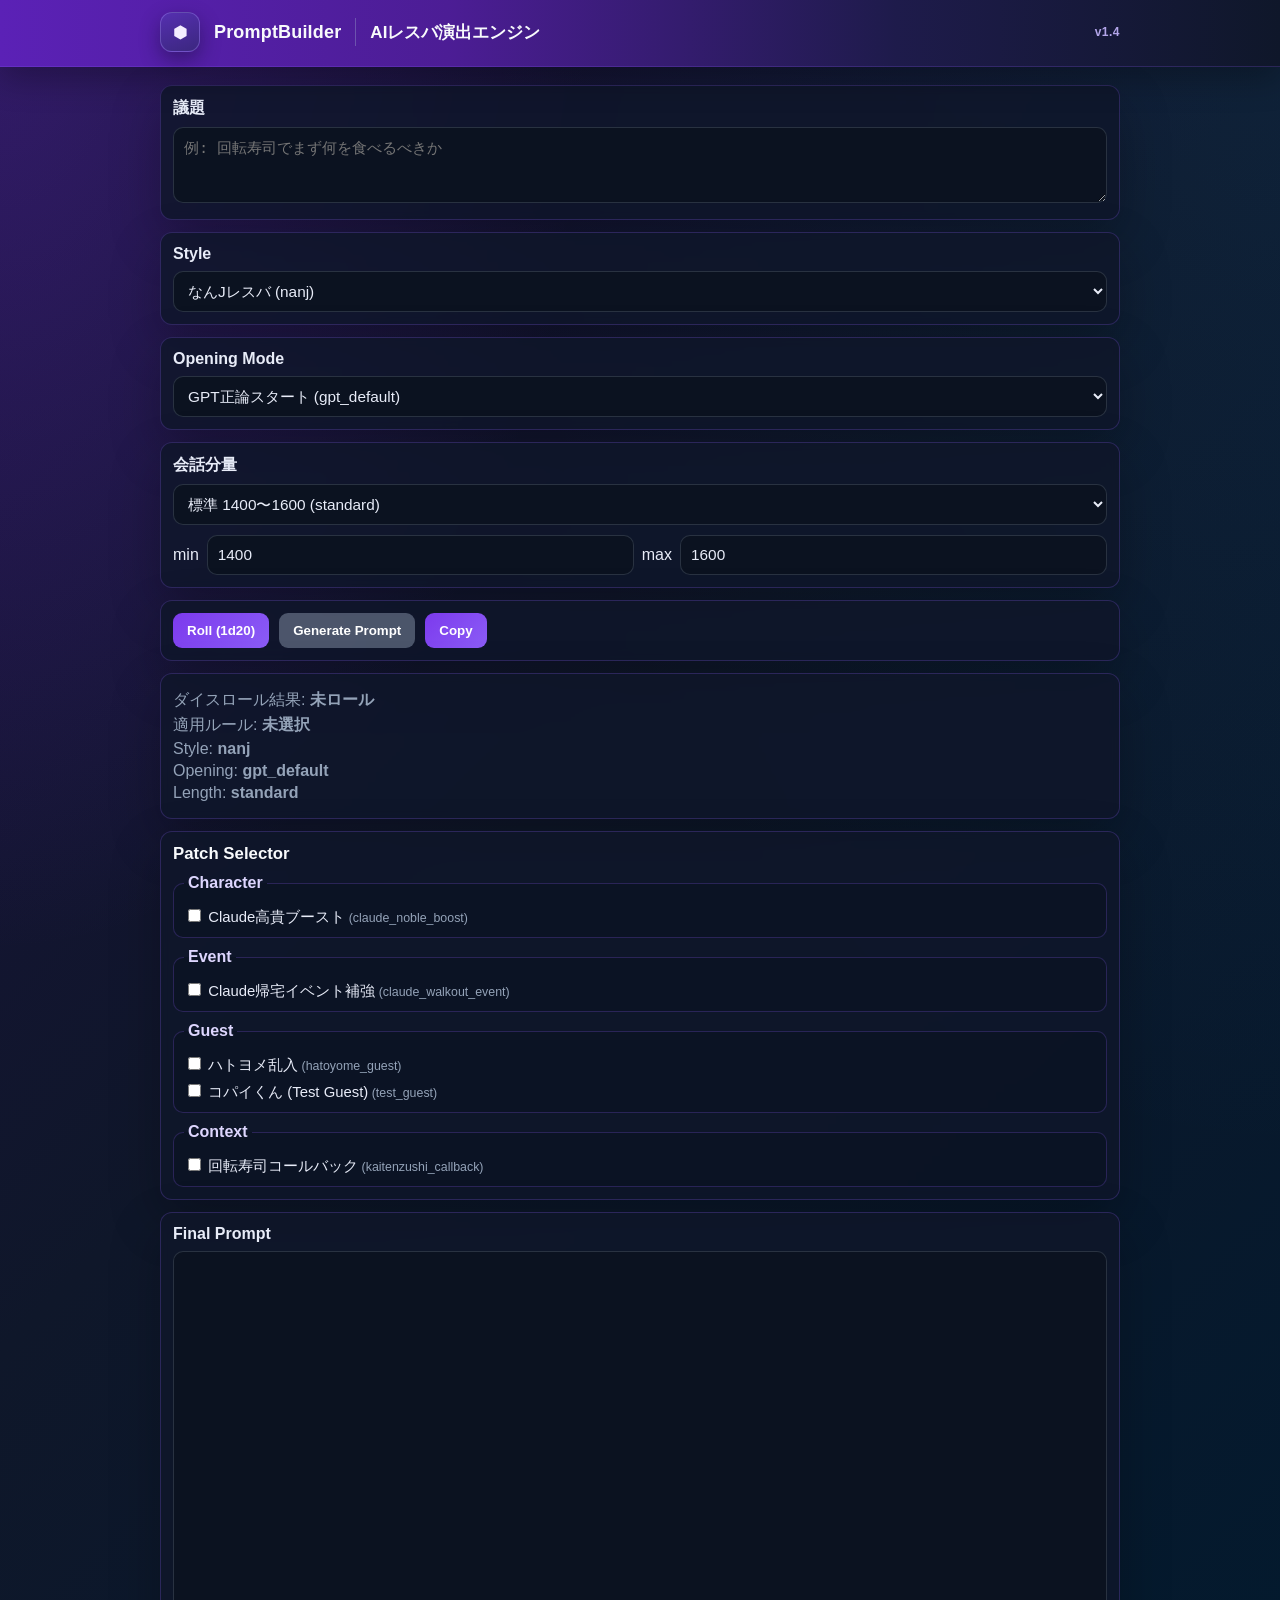
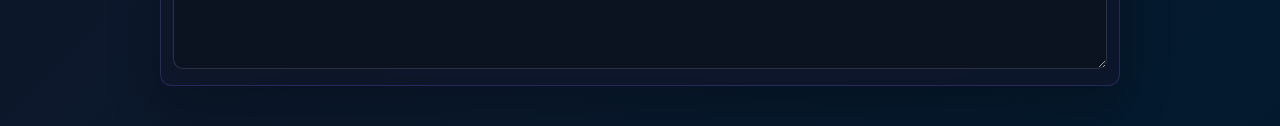
<file: index.html>
<!doctype html>
<html lang="ja">
<head>
  <meta charset="utf-8">
  <meta name="viewport" content="width=device-width, initial-scale=1, viewport-fit=cover">
  <meta name="apple-mobile-web-app-capable" content="yes">
  <meta name="apple-mobile-web-app-status-bar-style" content="black-translucent">
  <meta name="apple-mobile-web-app-title" content="AIレスバ">
  <link rel="apple-touch-icon" sizes="180x180" href="./apple-touch-icon-AIRSB.png">
  <link rel="icon" type="image/png" href="./apple-touch-icon-AIRSB.png">
  <link rel="manifest" href="./manifest.webmanifest">
  <title>AIレスバ演出エンジン v1.4</title>
  <script>
    (function () {
      try {
        var splashMode = new URLSearchParams(window.location.search).get("splash");
        var forceSplash = splashMode === "1" || splashMode === "debug";
        var isIOS = /iPhone|iPad|iPod/.test(navigator.userAgent)
          || (navigator.platform === "MacIntel" && navigator.maxTouchPoints > 1);
        var isStandalone = window.navigator.standalone === true
          || (window.matchMedia && window.matchMedia("(display-mode: standalone)").matches);

        if (forceSplash || (isIOS && isStandalone)) {
          document.documentElement.classList.add("pre-splash");
        }
      } catch (error) {
        // noop
      }
    }());
  </script>
  <link rel="stylesheet" href="style.css">
</head>
<body>
  <div id="splash-screen" class="splash-overlay">
    <div class="splash-inner">
      <h2 class="splash-title">AIレスバ生成</h2>
      <p class="splash-subtitle">Initializing Debate Engine...</p>
    </div>
  </div>

  <header class="app-header">
    <div class="topbar">
      <div class="topbarLeft">
        <div class="brandMark" aria-hidden="true">⬢</div>
        <div class="brandText">PromptBuilder</div>
        <div class="topbarDivider" aria-hidden="true"></div>
        <h1 class="topbarTitle">AIレスバ演出エンジン</h1>
      </div>
      <div class="topbarVersion">v1.4</div>
    </div>
  </header>

  <main class="app">
    <section class="panel">
      <label for="topicInput" class="label">議題</label>
      <textarea id="topicInput" rows="3" placeholder="例: 回転寿司でまず何を食べるべきか"></textarea>
    </section>

    <section class="panel">
      <label for="styleSelect" class="label">Style</label>
      <select id="styleSelect"></select>
    </section>

    <section class="panel">
      <label for="openingModeSelect" class="label">Opening Mode</label>
      <select id="openingModeSelect"></select>
    </section>

    <section class="panel">
      <label for="lengthPresetSelect" class="label">会話分量</label>
      <select id="lengthPresetSelect"></select>
      <div class="length-custom">
        <label for="lengthMinInput">min</label>
        <input id="lengthMinInput" type="number" min="100" step="50">
        <label for="lengthMaxInput">max</label>
        <input id="lengthMaxInput" type="number" min="100" step="50">
      </div>
    </section>

    <section class="panel controls">
      <button id="rollBtn" type="button">Roll (1d20)</button>
      <button id="generateBtn" type="button">Generate Prompt</button>
      <button id="copyBtn" type="button">Copy</button>
      <button id="geminiOpenBtn" type="button" class="gemini-open-btn" hidden>Geminiで開く</button>
    </section>

    <section class="panel status">
      <p>ダイスロール結果: <strong id="diceResult">未ロール</strong></p>
      <p>適用ルール: <strong id="selectedRule">未選択</strong></p>
      <p>Style: <strong id="selectedStyle">nanj</strong></p>
      <p>Opening: <strong id="selectedOpeningMode">gpt_default</strong></p>
      <p>Length: <strong id="selectedLengthPreset">standard</strong></p>
    </section>

    <section class="panel">
      <h2>Patch Selector</h2>
      <div id="patchContainer" class="patches"></div>
    </section>

    <section class="panel error" id="errorBox" hidden></section>

    <section class="panel">
      <label for="finalPrompt" class="label">Final Prompt</label>
      <textarea id="finalPrompt" rows="22" readonly></textarea>
    </section>
  </main>

  <script src="app.js"></script>
</body>
</html>
</file>
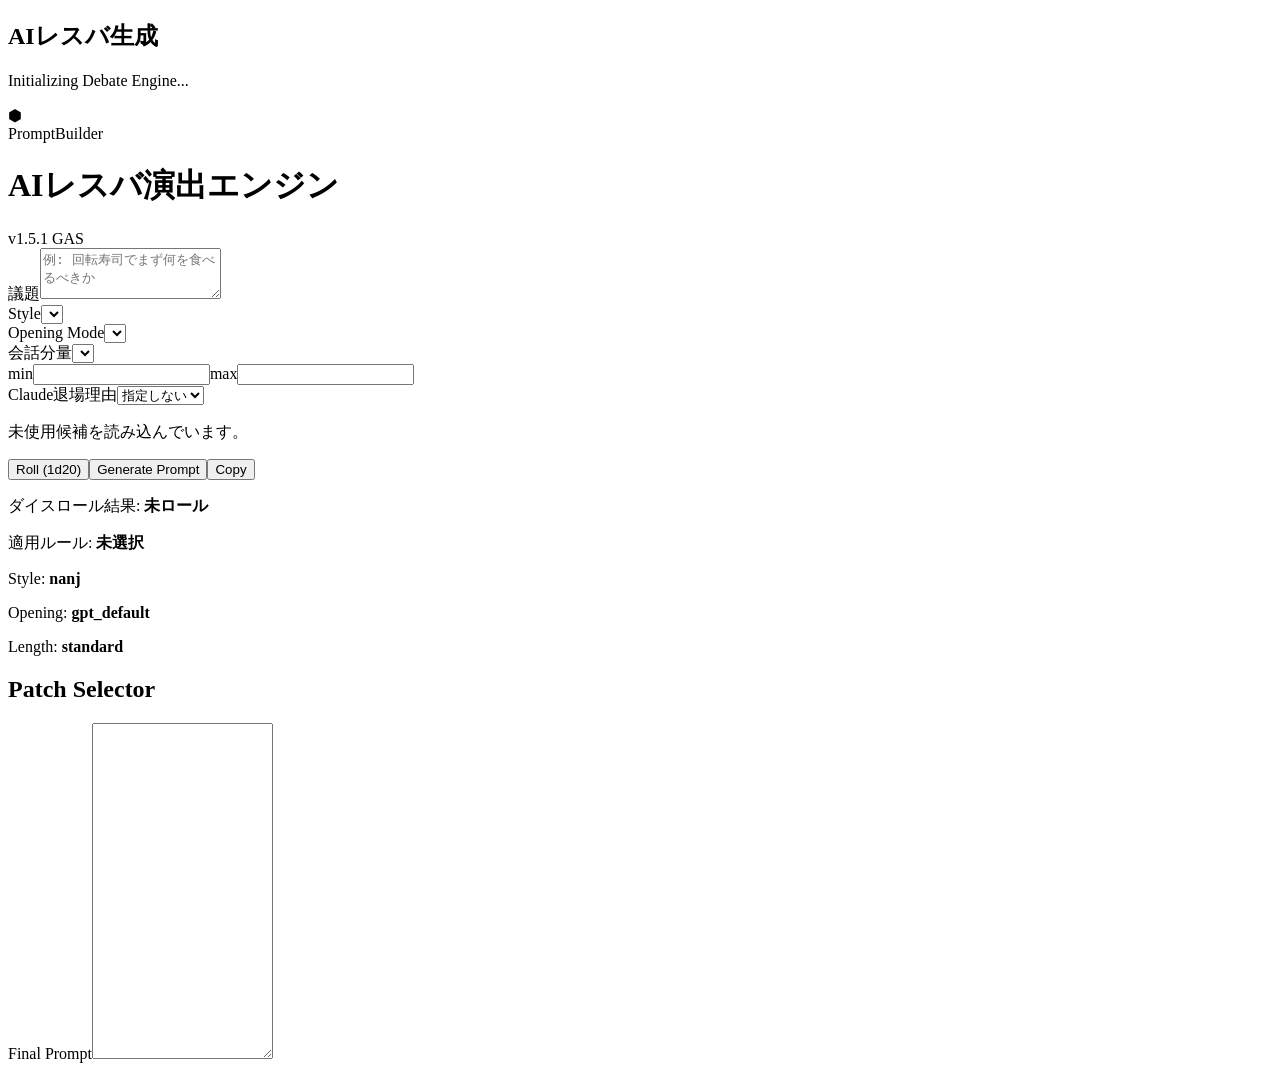
<file: airesba-gas/Index.html>
<!doctype html>
<html lang="ja">
<head>
  <base target="_top">
  <meta charset="utf-8">
  <script>(function(){try{var m=new URLSearchParams(location.search).get("splash");if(m==="1"||m==="debug")document.documentElement.classList.add("pre-splash");}catch(e){}}());</script>
  <style><?!= include_("Style"); ?></style>
</head>
<body>
  <div id="splash-screen" class="splash-overlay"><div class="splash-inner"><h2 class="splash-title">AIレスバ生成</h2><p class="splash-subtitle">Initializing Debate Engine...</p></div></div>
  <header class="app-header"><div class="topbar"><div class="topbarLeft"><div class="brandMark" aria-hidden="true">⬢</div><div class="brandText">PromptBuilder</div><div class="topbarDivider" aria-hidden="true"></div><h1 class="topbarTitle">AIレスバ演出エンジン</h1></div><div class="topbarVersion">v1.5.1 GAS</div></div></header>
  <main class="app">
    <section class="panel"><label for="topicInput" class="label">議題</label><textarea id="topicInput" rows="3" placeholder="例: 回転寿司でまず何を食べるべきか"></textarea></section>
    <section class="panel"><label for="styleSelect" class="label">Style</label><select id="styleSelect"></select></section>
    <section class="panel"><label for="openingModeSelect" class="label">Opening Mode</label><select id="openingModeSelect"></select></section>
    <section class="panel"><label for="lengthPresetSelect" class="label">会話分量</label><select id="lengthPresetSelect"></select><div class="length-custom"><label for="lengthMinInput">min</label><input id="lengthMinInput" type="number" min="100" step="50"><label for="lengthMaxInput">max</label><input id="lengthMaxInput" type="number" min="100" step="50"></div></section>
    <section class="panel"><label for="claudeExitSelect" class="label">Claude退場理由</label><select id="claudeExitSelect"><option value="">指定しない</option></select><p id="claudeExitStatus" class="db-status">未使用候補を読み込んでいます。</p></section>
    <section class="panel controls"><button id="rollBtn" type="button">Roll (1d20)</button><button id="generateBtn" type="button">Generate Prompt</button><button id="copyBtn" type="button">Copy</button><button id="geminiOpenBtn" type="button" class="gemini-open-btn" hidden>Geminiで開く</button></section>
    <section class="panel status"><p>ダイスロール結果: <strong id="diceResult">未ロール</strong></p><p>適用ルール: <strong id="selectedRule">未選択</strong></p><p>Style: <strong id="selectedStyle">nanj</strong></p><p>Opening: <strong id="selectedOpeningMode">gpt_default</strong></p><p>Length: <strong id="selectedLengthPreset">standard</strong></p></section>
    <section class="panel"><h2>Patch Selector</h2><div id="patchContainer" class="patches"></div></section>
    <section class="panel error" id="errorBox" hidden></section>
    <section class="panel"><label for="finalPrompt" class="label">Final Prompt</label><textarea id="finalPrompt" rows="22" readonly></textarea></section>
  </main>
  <?!= include_("Client"); ?>
</body>
</html>
</file>
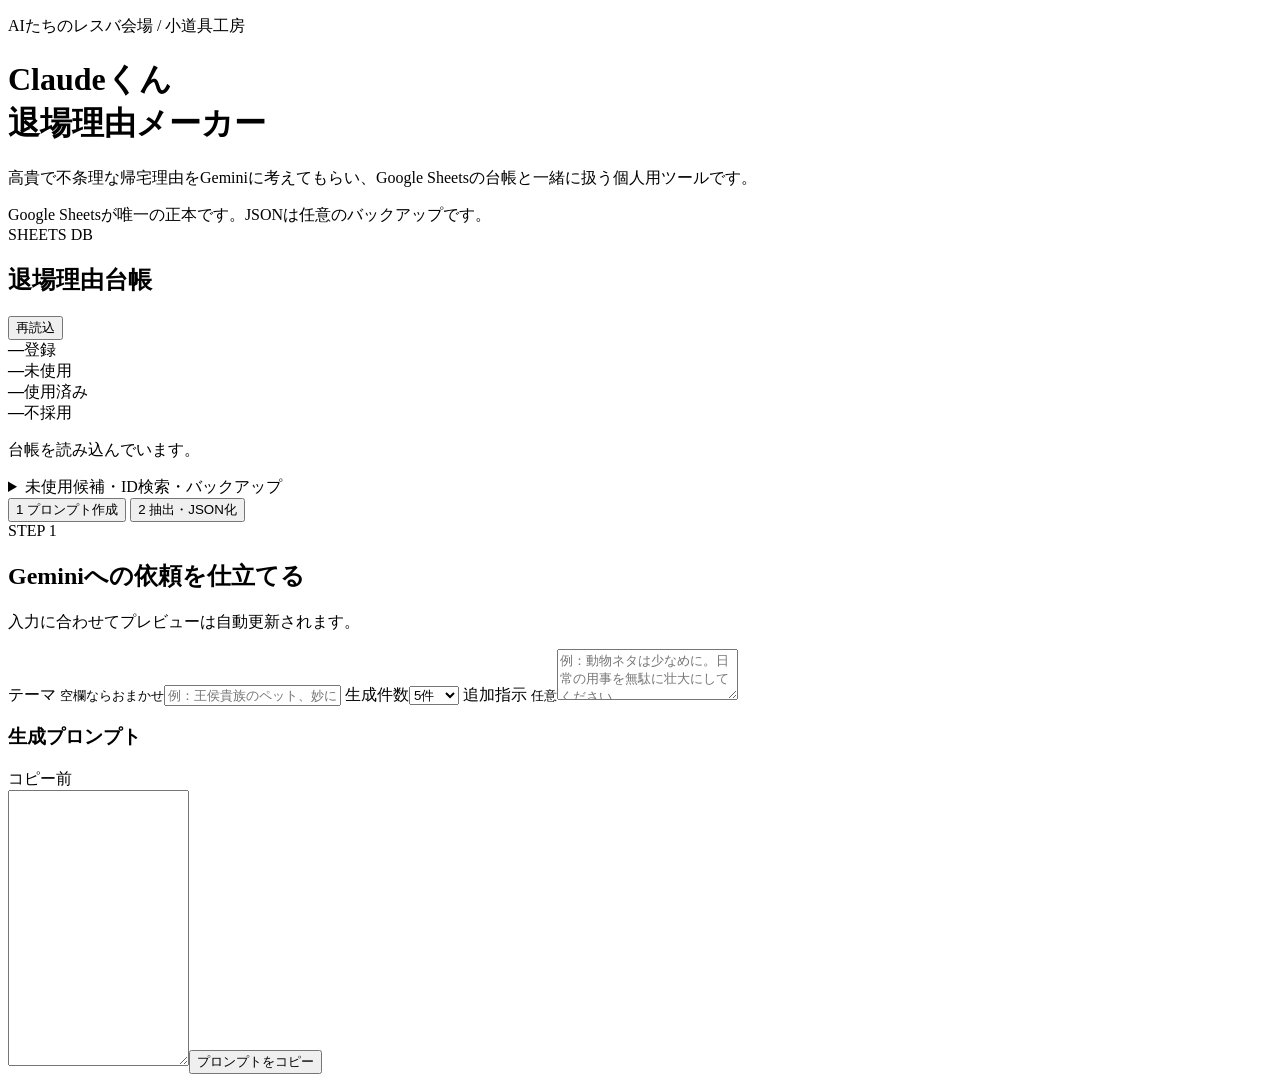
<file: claude-exit-maker-gas/Index.html>
<!doctype html>
<html lang="ja">
<head>
  <base target="_top">
  <meta charset="utf-8">
  <meta name="theme-color" content="#f6efe3">
  <title>Claudeくん退場理由メーカー</title>
  <style><?!= include_("Style"); ?></style>
</head>
<body>
  <main class="app-shell">
    <header class="hero">
      <p class="eyebrow">AIたちのレスバ会場 / 小道具工房</p>
      <h1>Claudeくん<br class="mobile-break">退場理由メーカー</h1>
      <p>高貴で不条理な帰宅理由をGeminiに考えてもらい、Google Sheetsの台帳と一緒に扱う個人用ツールです。</p>
      <div class="privacy-note">Google Sheetsが唯一の正本です。JSONは任意のバックアップです。</div>
    </header>

    <section class="db-panel" aria-labelledby="dbHeading">
      <div class="db-heading"><div><span class="step">SHEETS DB</span><h2 id="dbHeading">退場理由台帳</h2></div><button id="refreshDb" class="button small">再読込</button></div>
      <div class="stats" aria-live="polite">
        <div><strong id="totalCount">—</strong><span>登録</span></div>
        <div><strong id="unusedCount">—</strong><span>未使用</span></div>
        <div><strong id="usedCount">—</strong><span>使用済み</span></div>
        <div><strong id="rejectedCount">—</strong><span>不採用</span></div>
      </div>
      <p id="dbStatus" class="notice compact">台帳を読み込んでいます。</p>
      <details>
        <summary>未使用候補・ID検索・バックアップ</summary>
        <div class="db-tools">
          <label class="field"><span>IDで検索</span><input id="searchId" type="text" placeholder="ce_550e8400-e29b-41d4-a716-446655440000" spellcheck="false"></label>
          <div class="button-row"><button id="searchDb" class="button">検索</button><button id="markUsed" class="button danger" disabled>このIDをUSEDにする</button></div>
          <div id="searchResult" class="search-result">IDを入力して検索できます。</div>
          <div class="output-header"><h3>未使用候補</h3><span id="unusedListCount" class="status">0件</span></div>
          <div id="unusedList" class="unused-list"></div>
          <button id="downloadDbBackup" class="button full">台帳全件をJSONバックアップ</button>
        </div>
      </details>
    </section>

    <nav class="tabs" role="tablist" aria-label="作業工程">
      <button id="tabPrompt" class="tab is-active" role="tab" aria-selected="true" aria-controls="promptPanel">1 <span>プロンプト作成</span></button>
      <button id="tabExtract" class="tab" role="tab" aria-selected="false" aria-controls="extractPanel">2 <span>抽出・JSON化</span></button>
    </nav>

    <section id="promptPanel" class="panel" role="tabpanel" aria-labelledby="tabPrompt">
      <div class="section-heading"><div><span class="step">STEP 1</span><h2>Geminiへの依頼を仕立てる</h2></div><p>入力に合わせてプレビューは自動更新されます。</p></div>
      <div class="form-grid">
        <label class="field field-wide"><span>テーマ <small>空欄ならおまかせ</small></span><input id="theme" type="text" placeholder="例：王侯貴族のペット、妙に壮大な家事"></label>
        <label class="field"><span>生成件数</span><select id="count"><option value="5" selected>5件</option><option value="10">10件</option><option value="20">20件</option></select></label>
        <label class="field field-wide"><span>追加指示 <small>任意</small></span><textarea id="extra" rows="3" placeholder="例：動物ネタは少なめに。日常の用事を無駄に壮大にしてください。"></textarea></label>
      </div>
      <div class="output-block"><div class="output-header"><h3>生成プロンプト</h3><span id="copyStatus" class="status" aria-live="polite">コピー前</span></div><textarea id="promptPreview" rows="18" readonly aria-label="生成プロンプトのプレビュー"></textarea><button id="copyPrompt" class="button primary full">プロンプトをコピー</button></div>
    </section>

    <section id="extractPanel" class="panel" role="tabpanel" aria-labelledby="tabExtract" hidden>
      <div class="section-heading"><div><span class="step">STEP 2</span><h2>Geminiの回答をほどく</h2></div><p>抽出結果は候補です。内容を確認してからJSONにしてください。</p></div>
      <label class="field"><span>Geminiの回答全文</span><textarea id="sourceText" class="source-text" rows="12" placeholder="前置きや注釈を含め、Geminiの回答をそのまま貼り付けてください。"></textarea></label>
      <div class="button-row"><button id="extractButton" class="button primary">ID・見出し・セリフを抽出</button><button id="clearSource" class="button ghost">原文をクリア</button></div>
      <div id="parseNotice" class="notice" aria-live="polite">「1. 見出し」「ID」「セリフ」の組を検出します。IDは手動でも入力・修正できます。</div>
      <div class="results-heading"><div><h3>編集・選別候補</h3><span id="itemCount" class="count-badge">0件</span></div><button id="addItem" class="button small">＋ 手動で追加</button></div>
      <div id="items" class="items"></div>
      <div class="ledger-section"><div class="output-header"><div><span class="step">STEP 3</span><h2>採否を台帳へ反映</h2></div><span id="selectionCount" class="status">採用 0件／不採用 0件</span></div><div id="ledgerNotice" class="notice">「不採用」にチェックした候補だけ、台帳の既存IDをREJECTEDへ更新します。</div><button id="applyRejections" class="button full" disabled>採否を台帳へ反映</button><div id="ledgerResult" class="ledger-result" aria-live="polite"></div></div>
      <div class="json-section"><div class="output-header"><div><span class="step">STEP 4</span><h2>JSONを確認して保存</h2></div></div><div id="validationNotice" class="notice">有効なID・見出し・セリフが揃った全候補を、採否ステータス付きで出力します。</div><pre id="jsonPreview" tabindex="0" aria-label="JSONプレビュー"></pre><button id="downloadJson" class="button primary full" disabled>JSONをダウンロード（任意バックアップ）</button></div>
    </section>
  </main>
  <template id="itemTemplate">
    <article class="idea-card"><div class="card-top"><label class="reject"><input class="idea-rejected" type="checkbox"><span>不採用</span></label><span class="idea-number"></span><button class="delete-button" type="button" aria-label="候補を削除">削除</button></div><label class="field"><span>既存ID</span><input class="idea-id" type="text" placeholder="ce_550e8400-e29b-41d4-a716-446655440000" spellcheck="false"></label><label class="field"><span>タイトル</span><input class="idea-title" type="text" placeholder="管理用の短いタイトル"></label><label class="field"><span>退場時の台詞</span><textarea class="idea-dialogue" rows="4" placeholder="一人称の退場理由"></textarea></label><p class="item-warning" aria-live="polite"></p></article>
  </template>
  <script><?!= include_("Client"); ?></script>
</body>
</html>
</file>
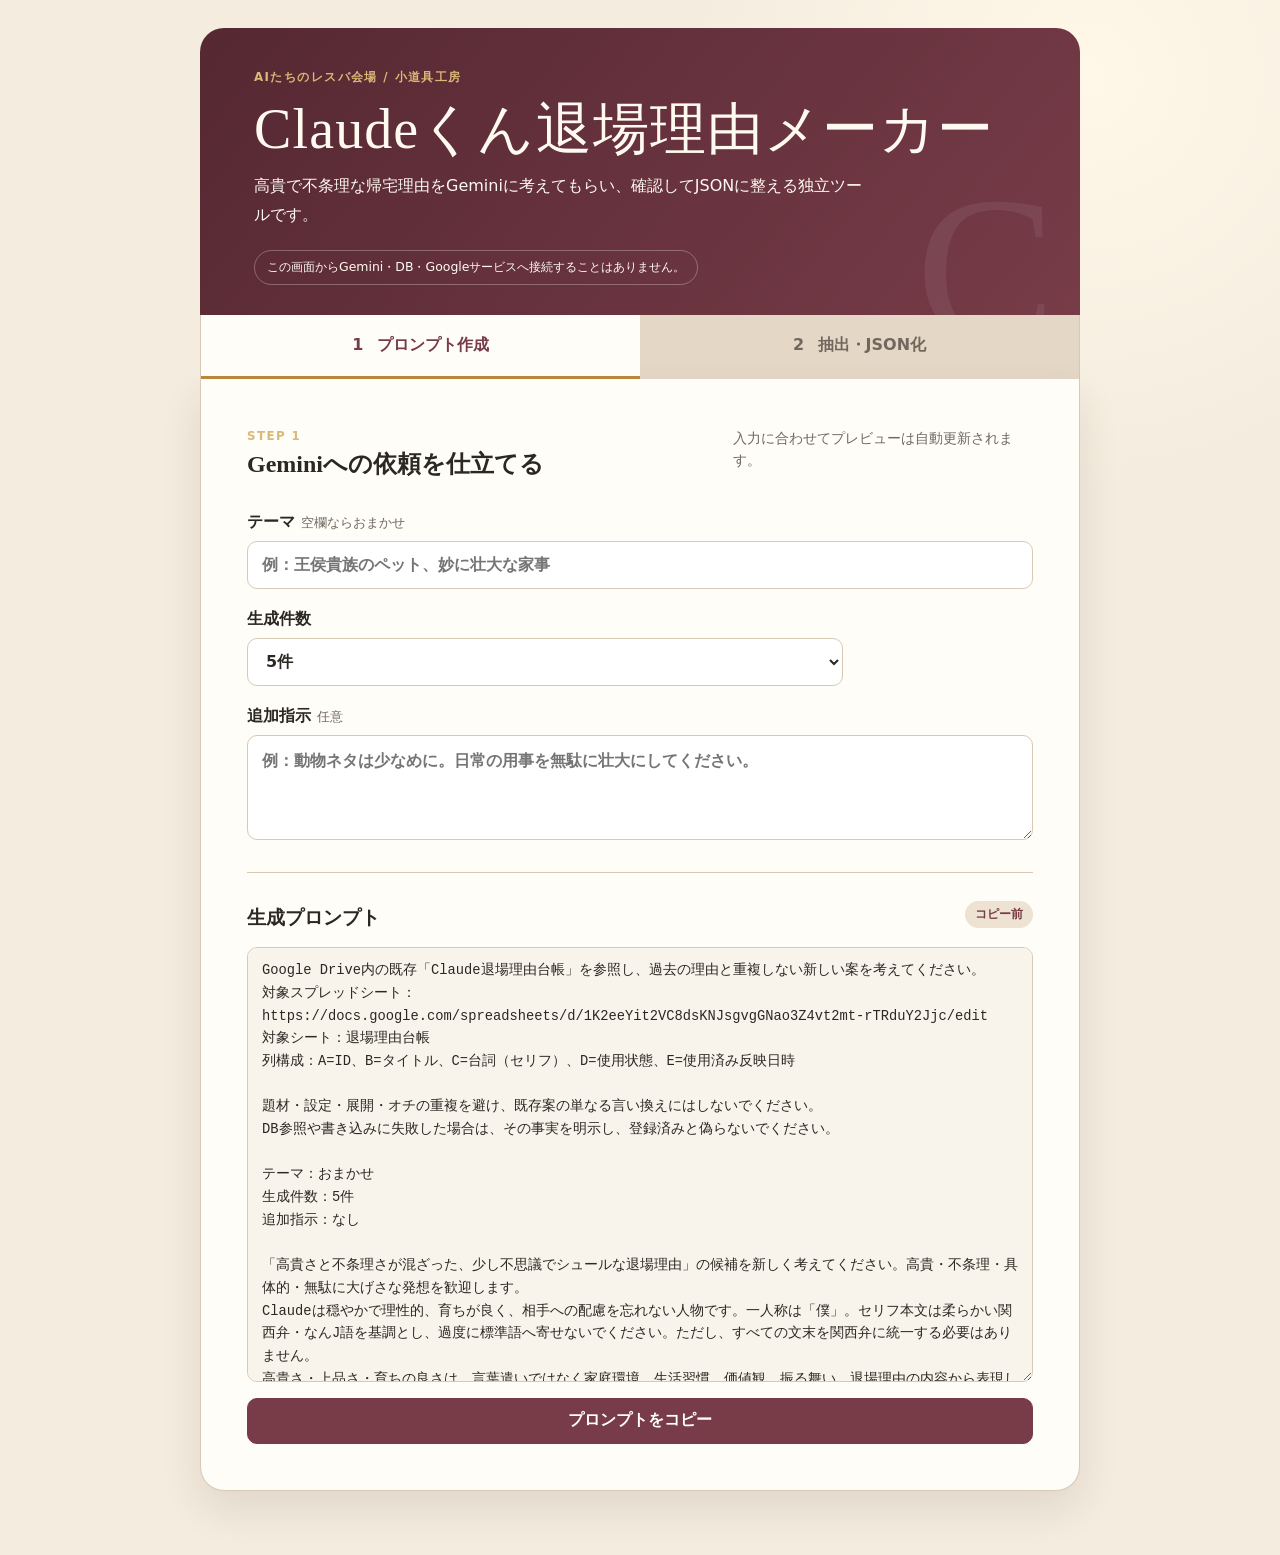
<file: claude-exit-maker/index.html>
<!doctype html>
<html lang="ja">
<head>
  <meta charset="utf-8">
  <meta name="viewport" content="width=device-width, initial-scale=1, viewport-fit=cover">
  <meta name="theme-color" content="#f6efe3">
  <title>Claudeくん退場理由メーカー</title>
  <link rel="stylesheet" href="style.css">
</head>
<body>
  <main class="app-shell">
    <header class="hero">
      <p class="eyebrow">AIたちのレスバ会場 / 小道具工房</p>
      <h1>Claudeくん<br class="mobile-break">退場理由メーカー</h1>
      <p>高貴で不条理な帰宅理由をGeminiに考えてもらい、確認してJSONに整える独立ツールです。</p>
      <div class="privacy-note">この画面からGemini・DB・Googleサービスへ接続することはありません。</div>
    </header>

    <nav class="tabs" role="tablist" aria-label="作業工程">
      <button id="tabPrompt" class="tab is-active" role="tab" aria-selected="true" aria-controls="promptPanel">1 <span>プロンプト作成</span></button>
      <button id="tabExtract" class="tab" role="tab" aria-selected="false" aria-controls="extractPanel">2 <span>抽出・JSON化</span></button>
    </nav>

    <section id="promptPanel" class="panel" role="tabpanel" aria-labelledby="tabPrompt">
      <div class="section-heading">
        <div><span class="step">STEP 1</span><h2>Geminiへの依頼を仕立てる</h2></div>
        <p>入力に合わせてプレビューは自動更新されます。</p>
      </div>

      <div class="form-grid">
        <label class="field field-wide">
          <span>テーマ <small>空欄ならおまかせ</small></span>
          <input id="theme" type="text" placeholder="例：王侯貴族のペット、妙に壮大な家事">
        </label>
        <label class="field">
          <span>生成件数</span>
          <select id="count">
            <option value="5" selected>5件</option>
            <option value="10">10件</option>
            <option value="20">20件</option>
          </select>
        </label>
        <label class="field field-wide">
          <span>追加指示 <small>任意</small></span>
          <textarea id="extra" rows="3" placeholder="例：動物ネタは少なめに。日常の用事を無駄に壮大にしてください。"></textarea>
        </label>
      </div>

      <div class="output-block">
        <div class="output-header"><h3>生成プロンプト</h3><span id="copyStatus" class="status" aria-live="polite">コピー前</span></div>
        <textarea id="promptPreview" rows="18" readonly aria-label="生成プロンプトのプレビュー"></textarea>
        <button id="copyPrompt" class="button primary full">プロンプトをコピー</button>
      </div>
    </section>

    <section id="extractPanel" class="panel" role="tabpanel" aria-labelledby="tabExtract" hidden>
      <div class="section-heading">
        <div><span class="step">STEP 2</span><h2>Geminiの回答をほどく</h2></div>
        <p>抽出結果は候補です。内容を確認してからJSONにしてください。</p>
      </div>

      <label class="field">
        <span>Geminiの回答全文</span>
        <textarea id="sourceText" class="source-text" rows="12" placeholder="前置きや注釈を含め、Geminiの回答をそのまま貼り付けてください。"></textarea>
      </label>
      <div class="button-row">
        <button id="extractButton" class="button primary">ID・見出し・セリフを抽出</button>
        <button id="clearSource" class="button ghost">原文をクリア</button>
      </div>
      <div id="parseNotice" class="notice" aria-live="polite">「1. 見出し」「ID」「セリフ」の組を検出します。IDは手動でも入力・修正できます。</div>

      <div class="results-heading">
        <div><h3>編集・採用候補</h3><span id="itemCount" class="count-badge">0件</span></div>
        <button id="addItem" class="button small">＋ 手動で追加</button>
      </div>
      <div id="items" class="items"></div>

      <div class="json-section">
        <div class="output-header"><div><span class="step">STEP 3</span><h2>JSONを確認して保存</h2></div><span id="adoptedCount" class="status">採用 0件</span></div>
        <div id="validationNotice" class="notice">採用し、有効なID・見出し・セリフが揃った候補だけを出力します。</div>
        <pre id="jsonPreview" tabindex="0" aria-label="JSONプレビュー"></pre>
        <button id="downloadJson" class="button primary full" disabled>JSONをダウンロード</button>
      </div>
    </section>
  </main>
  <template id="itemTemplate">
    <article class="idea-card">
      <div class="card-top">
        <label class="adopt"><input class="idea-adopted" type="checkbox" checked><span>採用</span></label>
        <span class="idea-number"></span>
        <button class="delete-button" type="button" aria-label="候補を削除">削除</button>
      </div>
      <label class="field"><span>ID</span><input class="idea-id" type="text" placeholder="ce_550e8400-e29b-41d4-a716-446655440000" spellcheck="false"></label>
      <label class="field"><span>見出し</span><input class="idea-title" type="text" placeholder="管理用の短い見出し"></label>
      <label class="field"><span>Claudeのセリフ</span><textarea class="idea-dialogue" rows="4" placeholder="一人称の退場理由"></textarea></label>
      <p class="item-warning" aria-live="polite"></p>
    </article>
  </template>
  <script src="app.js"></script>
</body>
</html>
</file>
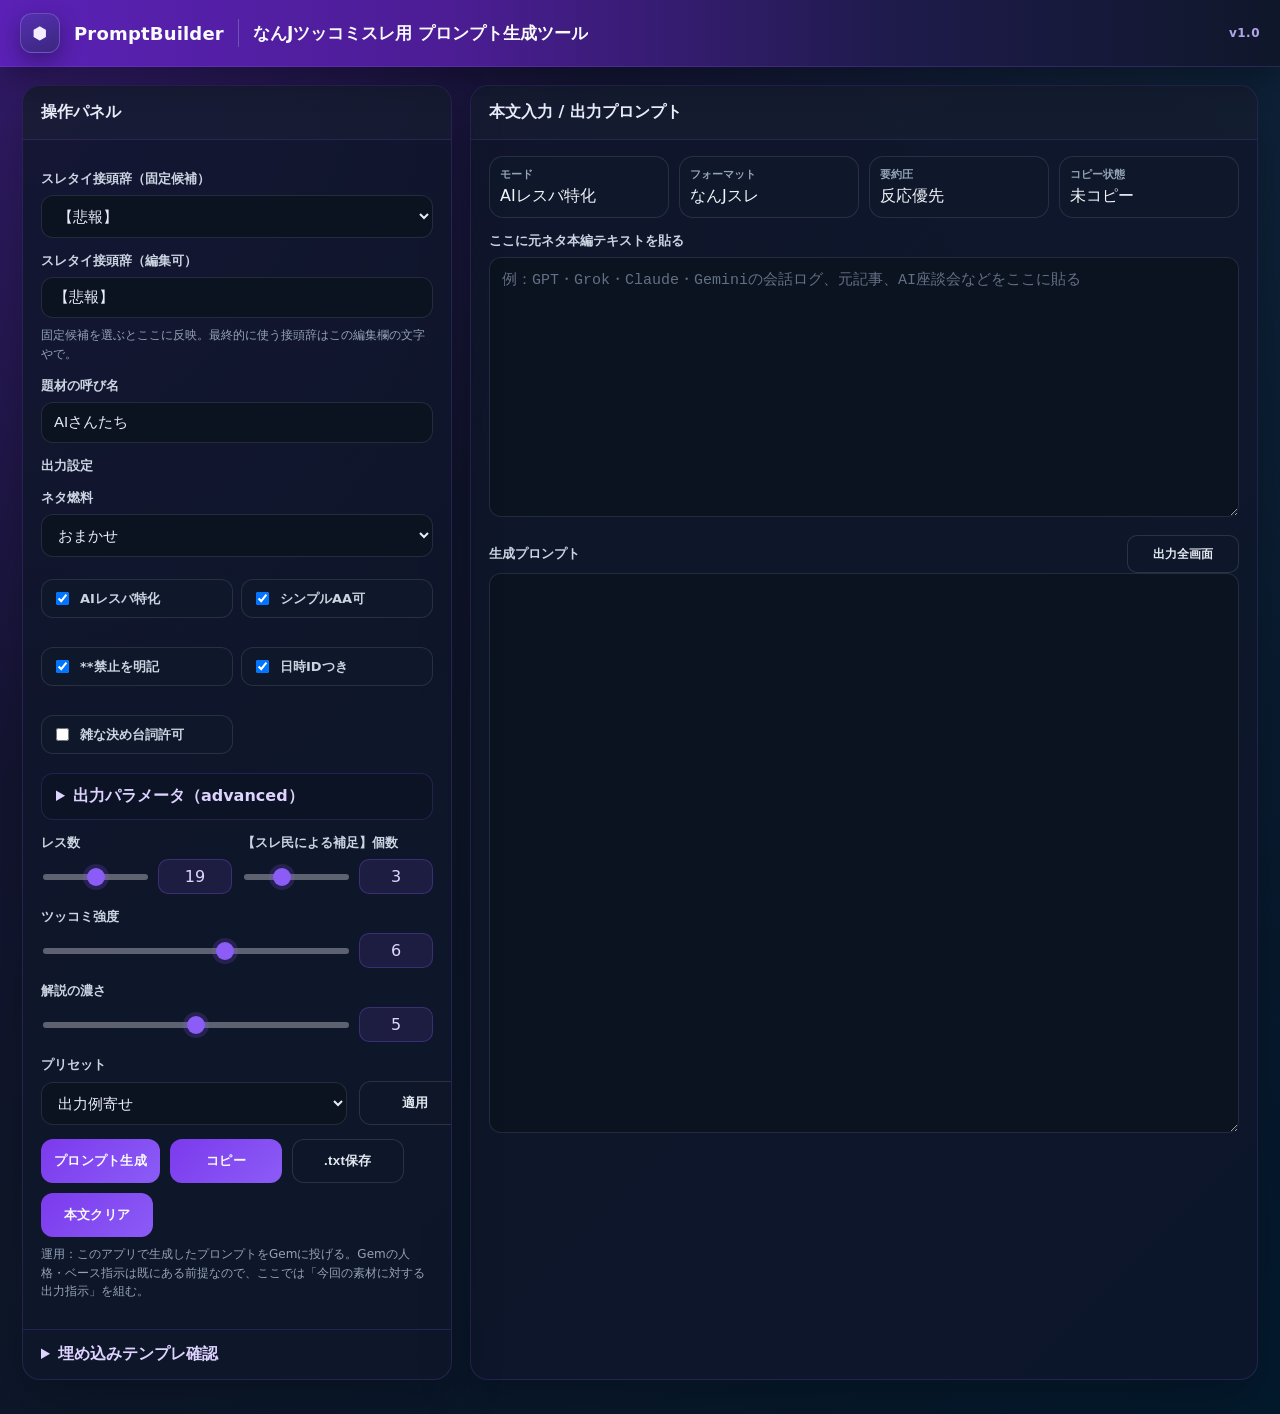
<file: jemi.html>
<!doctype html>
<html lang="ja">
<head>
  <meta charset="utf-8" />
  <meta name="viewport" content="width=device-width, initial-scale=1" />
  <title>「ジェミの頭の中がうるさすぎる」専用｜プロンプト生成コンソール</title>
  <link rel="apple-touch-icon" href="apple-touch-icon-jeminoisy.png" />
  <style>
    /* ===== CSS STYLE LAYER ===== */
    /* Base */
    :root{
      --bg:#0f172a; --panel:#0f172a; --panel2:#0b1220; --line:rgba(139,92,246,.18);
      --txt:#e8ecf8; --muted:#94a3b8; --accent:#8b5cf6; --accent2:#a855f7;
      --warn:#ffb15a; --good:#67e3ad; --bad:#ff7aa8;
      --shadow: 0 20px 50px rgba(0,0,0,.25);
      --radius:18px;
      --tap:44px;
      font-family: ui-sans-serif, system-ui, -apple-system, BlinkMacSystemFont, "Segoe UI", "Hiragino Kaku Gothic ProN", "Yu Gothic", Meiryo, sans-serif;
    }
    *{box-sizing:border-box}
    html, body{touch-action:manipulation;}
    body{margin:0; background:
      radial-gradient(100% 120% at 0% 0%, rgba(124,58,237,.26) 0%, rgba(124,58,237,0) 46%),
      radial-gradient(120% 130% at 100% 0%, rgba(14,165,233,.08) 0%, rgba(14,165,233,0) 52%),
      linear-gradient(135deg, #1a103d 0%, #0f172a 45%, #031a2e 100%);
      color:var(--txt); padding-bottom: env(safe-area-inset-bottom);}
    header{
      position:sticky;
      top:0;
      z-index:40;
      border-bottom:1px solid rgba(139,92,246,.22);
      background:linear-gradient(90deg, #5B21B6 0%, #4C1D95 35%, #1E1B4B 70%, #0F172A 100%);
      box-shadow:0 12px 32px rgba(0,0,0,.28);
      backdrop-filter:blur(8px);
    }
    .topbar{
      min-height:66px;
      padding:8px 20px;
      display:flex;
      align-items:center;
      justify-content:space-between;
      gap:16px;
    }
    .topbarLeft{
      display:flex;
      align-items:center;
      min-width:0;
      gap:14px;
    }
    .brandMark{
      width:40px;
      height:40px;
      border-radius:12px;
      display:grid;
      place-items:center;
      background:linear-gradient(160deg, #552fb0, #3b277f);
      border:1px solid rgba(173,148,255,.35);
      box-shadow:0 8px 20px rgba(20,14,50,.45);
      color:#f3edff;
      font-size:17px;
      line-height:1;
    }
    .brandText{
      font-size:18px;
      font-weight:800;
      letter-spacing:.01em;
      color:#f8fafc;
      white-space:nowrap;
    }
    .topbarDivider{
      width:1px;
      height:28px;
      background:rgba(154,164,202,.4);
      flex:none;
    }
    .topbarTitle{
      font-size:17px;
      font-weight:800;
      color:#f8fafc;
      white-space:nowrap;
      overflow:hidden;
      text-overflow:ellipsis;
    }
    .topbarVersion{
      font-size:12px;
      font-weight:800;
      color:#c4b5fd;
      letter-spacing:.04em;
      opacity:.9;
      white-space:nowrap;
    }
    main{max-width:1280px; margin:0 auto; padding:18px 22px 34px; display:grid; grid-template-columns: 430px 1fr; gap:18px;}
    @media(max-width:980px){main{grid-template-columns:1fr}.sticky{position:static!important}}
    .card{background:rgba(15,23,42,.82); border:1px solid rgba(139,92,246,.18); border-radius:var(--radius); box-shadow:var(--shadow); overflow:hidden;}
    .card h2{font-size:16px; margin:0; padding:16px 18px; border-bottom:1px solid rgba(139,92,246,.16); background:rgba(255,255,255,.02);}
    .body{padding:16px 18px;}
    label{display:block; font-size:13px; color:#cbd5e1; margin:14px 0 7px; font-weight:700;}
    input[type="text"], textarea, select{width:100%; border:1px solid rgba(148,163,184,.18); border-radius:12px; background:#0b1220; color:var(--txt); padding:11px 12px; outline:none; font-size:15px;}
    input[type="text"]:focus, textarea:focus, select:focus{
      border-color:#8b5cf6;
      box-shadow:0 0 0 3px rgba(139,92,246,.18);
    }
    input[type="text"]::placeholder, textarea::placeholder{color:rgba(148,163,184,.65);}
    textarea{min-height:170px; resize:vertical; line-height:1.55; font-family: ui-monospace, SFMono-Regular, Menlo, Consolas, "Liberation Mono", monospace;}
    .sourceText{min-height:260px;}
    .outText{min-height:560px;}
    input[type="range"]{
      width:100%;
      -webkit-appearance:none;
      appearance:none;
      height:6px;
      border-radius:999px;
      background:rgba(255,255,255,.18);
      accent-color:var(--accent);
    }
    input[type="range"]::-webkit-slider-runnable-track{
      height:6px;
      border-radius:999px;
      background:rgba(255,255,255,.18);
    }
    input[type="range"]::-webkit-slider-thumb{
      -webkit-appearance:none;
      width:18px;
      height:18px;
      margin-top:-6px;
      border-radius:50%;
      border:1px solid rgba(139,92,246,.6);
      background:#8b5cf6;
      box-shadow:0 0 0 4px rgba(139,92,246,.18);
    }
    input[type="range"]::-moz-range-track{
      height:6px;
      border-radius:999px;
      background:rgba(255,255,255,.18);
    }
    input[type="range"]::-moz-range-thumb{
      width:18px;
      height:18px;
      border-radius:50%;
      border:1px solid rgba(139,92,246,.6);
      background:#8b5cf6;
      box-shadow:0 0 0 4px rgba(139,92,246,.18);
    }
    .row{display:grid; grid-template-columns:1fr 74px; gap:12px; align-items:center;}
    .val{font-variant-numeric:tabular-nums; text-align:center; border:1px solid rgba(139,92,246,.28); border-radius:10px; padding:7px 8px; color:#ddd6fe; background:rgba(139,92,246,.12);}
    .grid2{display:grid; grid-template-columns:1fr 1fr; gap:10px;}
    .checks{display:grid; grid-template-columns:1fr 1fr; gap:8px; margin-top:8px;}
    .check{display:flex; align-items:center; gap:8px; border:1px solid rgba(148,163,184,.18); border-radius:12px; padding:9px 10px; background:#0f172a; color:#cbd5e1; font-size:13px;}
    /* ── PERSONA BUTTONS ── */
    .persona-group {
      display: grid;
      grid-template-columns: 1fr 1fr;
      gap: 8px;
      margin-top:14px;
    }

    .persona-btn {
      border: 1.5px solid rgba(148,163,184,.2);
      border-radius: 8px;
      background: rgba(15,23,42,.7);
      color: #cbd5e1;
      padding: 10px 8px;
      cursor: pointer;
      font-size: 13px;
      font-weight: 600;
      font-family: inherit;
      text-align: center;
      transition: all .15s ease;
      display: flex;
      flex-direction: column;
      align-items: center;
      gap: 4px;
    }
    .persona-btn:hover {
      border-color: #8b5cf6;
      color: #e9ddff;
      background: rgba(139,92,246,.16);
    }
    .persona-btn.is-active {
      border-color: #8b5cf6;
      background: linear-gradient(135deg, rgba(124,58,237,.36), rgba(139,92,246,.3));
      color: #f5f3ff;
      box-shadow: 0 0 0 3px rgba(139,92,246,.18);
    }
    .persona-dot {
      width: 8px; height: 8px;
      border-radius: 50%;
      background: var(--line);
      transition: background .15s;
    }
    .persona-btn.is-active .persona-dot { background: var(--accent); }
    .btns{display:flex; flex-wrap:wrap; gap:10px; margin-top:14px;}
    button{border:none; border-radius:12px; padding:10px 13px; color:#f8fafc; background:linear-gradient(135deg,#7c3aed,#8b5cf6); cursor:pointer; font-weight:800; letter-spacing:.02em; min-height:var(--tap); min-width:112px; transition: transform .15s ease, filter .15s ease, box-shadow .15s ease, opacity .15s ease;}
    button:hover{filter:brightness(1.08);}
    button.clicked { transform: translateY(1px) scale(0.98); opacity: .9; filter: brightness(0.88); }
    button.clicked, button.good.clicked, button.secondary.clicked, button.warn.clicked { box-shadow: inset 0 0 0 2px rgba(255,255,255,.22); }
    button.clicked { box-shadow: inset 0 0 0 2px rgba(255,255,255,.22), 0 0 0 6px rgba(139,92,246,.22); }
    button.good.clicked { box-shadow: inset 0 0 0 2px rgba(255,255,255,.22), 0 0 0 6px rgba(47,191,145,.24); }
    button.secondary.clicked { box-shadow: inset 0 0 0 2px rgba(255,255,255,.22), 0 0 0 6px rgba(143,160,208,.24); }
    button.warn.clicked { box-shadow: inset 0 0 0 2px rgba(255,255,255,.22), 0 0 0 6px rgba(204,61,120,.24); }
    button.secondary{background:rgba(15,23,42,.75); border:1px solid rgba(148,163,184,.2); color:#e2e8f0;}
    button.good{background:linear-gradient(135deg,#7c3aed,#8b5cf6)}
    button.warn{background:linear-gradient(135deg,#7c3aed,#8b5cf6)}
    button:disabled{
      opacity:.46;
      cursor:not-allowed;
      pointer-events:none;
      filter:saturate(.65);
      box-shadow:none;
    }
    .mini{font-size:12px; color:#94a3b8; line-height:1.55; margin-top:8px;}
    details{border-top:1px solid var(--line);}
    summary{cursor:pointer; padding:14px 18px; color:#ded3ff; font-weight:800; user-select:none;}
    details .body{padding-top:0}
    .paramDetails{margin-top:12px; border:1px solid rgba(139,92,246,.2); border-radius:12px; background:rgba(11,18,32,.45);}
    .paramDetails summary{padding:12px 14px;}
    .paramDetails .body{padding:0 14px 14px;}
    .paramDetails .body label:first-child{margin-top:8px;}
    .sticky{position:sticky; top:14px; align-self:start;}
    .preview{display:grid; grid-template-columns:repeat(4,1fr); gap:10px; margin-bottom:12px;}
    @media(max-width:700px){.preview{grid-template-columns:1fr 1fr}}
    .pill{border:1px solid rgba(148,163,184,.18); background:#0f172a; border-radius:14px; padding:10px;}
    .pill b{display:block; font-size:11px; color:#94a3b8; margin-bottom:4px;}
    .pill span{font-size:16px; color:#f1f5f9;}
    .danger{color:var(--bad)} .ok{color:var(--good)} .warnTxt{color:var(--warn)}
    .toast{position:fixed; right:18px; bottom:18px; background:#063327; border:1px solid rgba(103,227,173,.55); color:#cffde6; padding:12px 14px; border-radius:12px; display:none; box-shadow:var(--shadow);}
    .templateBox{font-size:12px; color:#cbd5e1; white-space:pre-wrap; max-height:220px; overflow:auto; background:#0b1220; border:1px solid rgba(148,163,184,.18); border-radius:12px; padding:12px;}
    button, .check, summary, label{touch-action:manipulation;}
    .outputHeader{display:flex; align-items:center; justify-content:space-between; gap:10px; margin-top:14px;}
    .outputHeader label{margin:0; flex:1;}
    .miniBtn{min-height:38px; padding:8px 10px; font-size:12px; border-radius:10px; letter-spacing:0;}
    .mobileActions{display:none;}
    /* Mobile */
    @media(max-width:980px){
      body{padding-bottom:92px;}
      .topbar{min-height:56px; padding:6px 12px; gap:10px;}
      .topbarLeft{gap:8px;}
      .brandMark{width:32px; height:32px; border-radius:9px; font-size:14px;}
      .brandText{font-size:14px;}
      .topbarTitle{font-size:12px;}
      .topbarVersion{font-size:9px;}
      main{padding:10px 14px 18px; gap:12px;}
      .card h2{padding:14px;}
      .body{padding:14px;}
      .sticky{position:static!important}
      #buildBtn, #copyBtn{display:none;}
      .mobileActions{
        display:grid;
        grid-template-columns:1fr 1fr 1fr;
        gap:10px;
        position:fixed;
        left:12px;
        right:12px;
        bottom:calc(10px + env(safe-area-inset-bottom));
        z-index:20;
        padding:10px;
        border:1px solid var(--line);
        border-radius:14px;
        background:rgba(10,18,37,.96);
        box-shadow:var(--shadow);
        backdrop-filter:blur(8px);
      }
      .mobileActions button{width:100%;}
      body.outputFullscreen{padding-bottom:0; overflow:hidden;}
      body.outputFullscreen header,
      body.outputFullscreen #controlPanel,
      body.outputFullscreen .mobileActions,
      body.outputFullscreen #sourceGroup,
      body.outputFullscreen .preview{display:none;}
      body.outputFullscreen main{display:block; max-width:none; margin:0; padding:0;}
      body.outputFullscreen #outputPanel{min-height:100dvh; border-radius:0; border-left:none; border-right:none; border-top:none;}
      body.outputFullscreen #outputPanel .body{padding:12px;}
      body.outputFullscreen #output{height:calc(100dvh - 116px); min-height:calc(100dvh - 116px);}
      .toast{right:12px; left:12px; bottom:calc(84px + env(safe-area-inset-bottom)); text-align:center;}
    }
    @media(max-width:700px){
      .preview{grid-template-columns:1fr 1fr}
      .grid2{grid-template-columns:1fr;}
      .checks{grid-template-columns:1fr;}
      .btns{display:grid; grid-template-columns:1fr 1fr;}
      .mobileActions{grid-template-columns:1fr 1fr;}
      .mobileActions .wideOnNarrow{grid-column:1/-1;}
      .sourceText{min-height:220px;}
      .outText{min-height:420px;}
    }
    @media(max-width:520px){
      .topbar{min-height:52px; padding:6px 10px; gap:8px;}
      .topbarLeft{gap:6px;}
      .topbarDivider{height:18px;}
      .brandMark{width:28px; height:28px; border-radius:8px; font-size:12px;}
      .brandText{font-size:12px;}
      .topbarTitle{font-size:10px;}
      .topbarVersion{font-size:8px;}
      label{font-size:14px;}
      .pill span{font-size:15px;}
      .btns{grid-template-columns:1fr;}
      .row{grid-template-columns:1fr 68px; gap:8px;}
    }
   </style>
</head>
<body>
  <!-- ===== HTML UI LAYER ===== -->
  <!-- Header -->
  <header>
    <div class="topbar">
      <div class="topbarLeft">
        <div class="brandMark" aria-hidden="true">⬢</div>
        <div class="brandText">PromptBuilder</div>
        <div class="topbarDivider" aria-hidden="true"></div>
        <div class="topbarTitle">なんJツッコミスレ用 プロンプト生成ツール</div>
      </div>
      <div class="topbarVersion">v1.0</div>
    </div>
  </header>

  <!-- Main -->
  <main>
    <!-- Control Panel -->
    <section class="card sticky" id="controlPanel">
      <h2>操作パネル</h2>
      <div class="body">
        <label>スレタイ接頭辞（固定候補）</label>
        <select id="prefix">
          <option>【悲報】</option><option>【朗報】</option><option>【謎】</option><option>【困惑】</option><option>【地獄】</option><option>【草】</option><option>最新AIさん、</option>
        </select>

        <label>スレタイ接頭辞（編集可）</label>
        <input id="prefixCustom" type="text" value="【悲報】" placeholder="例：【緊急】 / 【検証】 / ジェミ速報 / 最新AIさん、" />
        <p class="mini">固定候補を選ぶとここに反映。最終的に使う接頭辞はこの編集欄の文字やで。</p>

        <label>題材の呼び名</label>
        <input id="subjectName" type="text" value="元ネタ" placeholder="例：AIさんたち / 最新AIさん / ジェミニキ" />

        <label>出力設定</label>
        <label>ネタ燃料</label>
        <select id="referenceDomain">
          <option value="random">おまかせ</option>
          <option value="baseball">野球</option>
          <option value="anime">アニメ</option>
          <option value="game">ゲーム</option>
          <option value="current_affairs">時事ネタ</option>
          <option value="net_meme">ネットミーム</option>
          <option value="history">歴史</option>
          <option value="finance">金融</option>
          <option value="science">理系</option>
          <option value="animal">動物</option>
          <option value="chaos_mix">カオスMIX</option>
        </select>
        <div class="checks">
          <label class="check"><input id="aiResbaMode" type="checkbox" checked> AIレスバ特化</label>
          <label class="check"><input id="aa" type="checkbox" checked> シンプルAA可</label>
          <label class="check"><input id="noBold" type="checkbox" checked> **禁止を明記</label>
          <label class="check"><input id="timestamp" type="checkbox" checked> 日時IDつき</label>
          <label class="check"><input id="jkPunch" type="checkbox"> 雑な決め台詞許可</label>
        </div>

        <details class="paramDetails">
          <summary>出力パラメータ（advanced）</summary>
          <div class="body">
            <label>脱線・雑談度</label>
            <div class="row"><input id="chaos" type="range" min="0" max="10" value="3"><div class="val" id="chaosVal">3</div></div>

            <label>メタ視点</label>
            <div class="row"><input id="meta" type="range" min="0" max="10" value="4"><div class="val" id="metaVal">4</div></div>

            <label>元文引用量</label>
            <div class="row"><input id="quoteAmount" type="range" min="0" max="10" value="7"><div class="val" id="quoteAmountVal">7</div></div>

            <label>要約禁止強度</label>
            <div class="row"><input id="summarySuppression" type="range" min="0" max="10" value="7"><div class="val" id="summarySuppressionVal">7</div></div>
          </div>
        </details>

        <div class="grid2">
          <div>
            <label>レス数</label>
            <div class="row"><input id="resCount" type="range" min="8" max="30" value="19"><div class="val" id="resCountVal">19</div></div>
          </div>
          <div>
            <label>【スレ民による補足】個数</label>
            <div class="row"><input id="termCount" type="range" min="2" max="5" value="3"><div class="val" id="termCountVal">3</div></div>
          </div>
        </div>

        <label>ツッコミ強度</label>
        <div class="row"><input id="tsukkomi" type="range" min="0" max="10" value="6"><div class="val" id="tsukkomiVal">6</div></div>

        <label>解説の濃さ</label>
        <div class="row"><input id="explain" type="range" min="0" max="10" value="5"><div class="val" id="explainVal">5</div></div>

        <label>プリセット</label>
        <div class="row"><select id="presetSelect"></select><button class="secondary" type="button" onclick="applyPreset()">適用</button></div>

        <div class="btns">
          <button class="good" id="buildBtn" onclick="buildPrompt()">プロンプト生成</button>
          <button id="copyBtn" onclick="copyPrompt()">コピー</button>
          <button class="secondary" id="downloadBtn" onclick="downloadPrompt()">.txt保存</button>
          <button class="warn" id="clearBtn" onclick="clearSource()">本文クリア</button>
        </div>
        <p class="mini">運用：このアプリで生成したプロンプトをGemに投げる。Gemの人格・ベース指示は既にある前提なので、ここでは「今回の素材に対する出力指示」を組む。</p>
      </div>

      <details>
        <summary>埋め込みテンプレ確認</summary>
        <div class="body">
          <div class="templateBox" id="templateView"></div>
        </div>
      </details>
    </section>

    <!-- Output Panel -->
    <section class="card" id="outputPanel">
      <h2>本文入力 / 出力プロンプト</h2>
      <div class="body">
        <div class="preview">
          <div class="pill"><b>モード</b><span id="modeState">第三者ツッコミ</span></div>
          <div class="pill"><b>フォーマット</b><span>なんJスレ</span></div>
          <div class="pill"><b>要約圧</b><span id="summaryState" class="ok">低め</span></div>
          <div class="pill"><b>コピー状態</b><span id="copyState" class="warnTxt">未コピー</span></div>
        </div>

        <div id="sourceGroup">
          <label>ここに元ネタ本編テキストを貼る</label>
          <textarea id="source" class="sourceText" placeholder="例：GPT・Grok・Claude・Geminiの会話ログ、元記事、AI座談会などをここに貼る"></textarea>
        </div>

        <div class="outputHeader">
          <label>生成プロンプト</label>
          <button id="toggleOutputFullscreenBtn" class="secondary miniBtn" type="button" onclick="toggleOutputFullscreen()">出力全画面</button>
        </div>
        <textarea id="output" class="outText" readonly></textarea>
      </div>
    </section>
  </main>
  <!-- Mobile Quick Actions -->
  <div class="mobileActions">
    <button class="good" id="mobileBuildBtn" onclick="buildPrompt()">生成</button>
    <button id="mobileCopyBtn" onclick="copyPrompt()" disabled>コピー</button>
    <button id="mobileOutputToggleBtn" class="secondary wideOnNarrow" onclick="toggleOutputFullscreen()">出力全画面</button>
  </div>
  <!-- Toast -->
  <div id="toast" class="toast">コピーしたで</div>

<script>
/* ===== DSL CONFIG LAYER ===== */
const basePrompt = `あなたは、専門的・抽象的・複雑な内容を「なんjスレ風」に翻訳する解説者です。

【基本方針】
- 情報の正確性は維持したまま、なんjスレ形式で説明する
- 読みやすさ・直感的理解を最優先
- 難しい概念は「レスの掛け合い」で分解する
- AAなどを用いて図解が必要なら図解をする

【レスの特徴】
- 1レス1ポイントで短く区切る
- 「>>番号」での会話構造を使う
- 適度にツッコミ・言い換え・例えを入れる
- 専門用語はそのまま出してOKだが、必ず平易な言い換えを添える

【禁止事項】
- 情報の誤簡略化
- 結論の省略
- ただのネタ化`;

const jemiPrompt = `「ジェミの頭の中がうるさすぎる」専用プロンプト

本文の内容をなんj風にみんなでツッコむクソスレを立ててください。
・軽い感じでOK
・内容のまとめや要約は不要
・貼り付けたAIとしての立場ではなく、あくまでスレ民たちが自由に第三者視点でツッコむ
・AAは環境依存を避けるためシンプルAAのみ使用
・最後は【スレ民による補足】としてワードを雑にまとめる`;

const genericThreadPrompt = `元ネタ本文をもとに、なんj風のスレを立ててください。

・スレ民が本文を読んで自然に反応する
・本文の要点をただ要約するのではなく、引っかかる箇所、違和感、面白い表現、ツッコミどころを拾う
・スレ民同士の会話、安価、横道、雑談を使ってスレとして進行させる
・本文のジャンルは固定しない。記事、会話ログ、創作、説明文、SNS投稿、AI会話など何でも扱える
・必要に応じて本文の一部を引用してよい
・最後は【スレ民による補足】として重要ワードを総括・皮肉・補足ツッコミとして短文形式でまとめる`;

const dsl = {
  version: '0.1.0',
  name: 'jemi_thread_prompt_dsl',
  scales: {
    tsukkomiIntensity: {
      label: 'ツッコミ強度',
      uiLabels: {'0':'やさしい','3':'軽ツッコミ','6':'治安悪め','10':'修羅'},
      ranges: [
        {min:0,max:2,key:'soft',prompt:'軽い感想・ツッコミ中心にする。攻撃的な表現は避ける。'},
        {min:3,max:5,key:'normal',prompt:'軽い皮肉やネットっぽいツッコミを適度に入れる。'},
        {min:6,max:8,key:'sharp',prompt:'雑で勢いのあるツッコミを増やす。軽い煽りや語気の強さを許可する。'},
        {min:9,max:10,key:'savage',prompt:'かなり攻撃的で雑なレスを許可する。人格いじり・身も蓋もないツッコミも使ってよい。'}
      ]
    },
    explanationDepth: {
      label: '解説の濃さ',
      uiLabels: {'0':'ほぼ感想','3':'軽補足','6':'構造説明','10':'解説スレ'},
      ranges: [
        {min:0,max:2,key:'minimal',prompt:'説明は最小限にする。直感的なツッコミや反応を優先する。'},
        {min:3,max:5,key:'light',prompt:'必要な箇所だけ軽く補足する。長い解説は避ける。'},
        {min:6,max:8,key:'structured',prompt:'ツッコミの中で、構造・背景・因果関係を自然に説明する。'},
        {min:9,max:10,key:'deep',prompt:'スレ形式を保ちつつ、実質かなり解説的にする。専門用語の意味も丁寧に噛み砕く。'}
      ]
    },
    topicDrift: {
      label: '脱線・雑談度',
      uiLabels: {'0':'一本道','3':'寄り道','6':'横転','10':'銀河'},
      ranges: [
        {min:0,max:2,key:'focused',prompt:'議題から逸脱しない。本文の内容に沿ってツッコむ。'},
        {min:3,max:5,key:'side_path',prompt:'軽い横道や雑談を1〜2回だけ許可する。'},
        {min:6,max:8,key:'loose',prompt:'連想で話がズレてもよい。無関係な雑談やボケ展開を適度に混ぜる。'},
        {min:9,max:10,key:'galactic',prompt:'議題から大胆に逸脱してよい。別テーマに飛んでも可。カオス歓迎。ただし最低限、元本文へのツッコミとして成立させる。'}
      ]
    },
    metaPerspective: {
      label: 'メタ視点',
      uiLabels: {'0':'没入','3':'軽メタ','6':'構造いじり','10':'第四の壁'},
      ranges: [
        {min:0,max:2,key:'immersive',prompt:'AIであること、スレ構造、生成物であることへの言及は禁止。内容に没入してツッコむ。'},
        {min:3,max:5,key:'light_meta',prompt:'軽いメタツッコミは許可する。ただし多用しない。'},
        {min:6,max:8,key:'structural_meta',prompt:'AIらしさ、議論構造、発言者の役割分担へのツッコミを増やす。'},
        {min:9,max:10,key:'fourth_wall',prompt:'第四の壁を越えてよい。AI存在そのもの、プロンプト臭、生成物っぽさをネタにしてよい。'}
      ]
    },
    sourceQuoteAmount: {
      label: '元文引用量',
      uiLabels: {'0':'引用なし','3':'ワード拾い','6':'フレーズ活用','10':'素材引用'},
      ranges: [
        {min:0,max:2,key:'none',prompt:'本文の直接引用は避ける。内容だけ拾ってツッコむ。'},
        {min:3,max:5,key:'keywords',prompt:'印象的なワードをたまに拾う。引用は短めにする。'},
        {min:6,max:8,key:'phrases',prompt:'本文の特徴的なフレーズを積極的に活用する。スレ民がそこへ反応する形にする。'},
        {min:9,max:10,key:'heavy_quote',prompt:'元文を素材として積極的に引用し、そこへスレ民が安価やツッコミで反応する構成にする。'}
      ]
    },
    summarySuppression: {
      label: '要約禁止強度',
      uiLabels: {'0':'要約OK','3':'やや禁止','6':'反応優先','10':'要約絶対禁止'},
      ranges: [
        {min:0,max:2,key:'summary_allowed',prompt:'理解補助のための要約は許可する。'},
        {min:3,max:5,key:'avoid_over_summary',prompt:'まとめすぎに注意する。必要な部分だけ短く整理する。'},
        {min:6,max:8,key:'reaction_first',prompt:'要約よりツッコミを優先する。本文の流れを説明しすぎない。'},
        {min:9,max:10,key:'summary_forbidden',prompt:'綺麗な要約は禁止。意味を説明するより、スレ民の反応・違和感・ツッコミを優先する。'}
      ]
    }
  },
  referenceDomain: {
    label: 'ネタ燃料',
    options: {
      random: {label:'おまかせ', prompt:'本文に合うネタ素材を自然に選ぶ。特定ジャンルに寄せすぎない。'},
      baseball: {label:'野球', prompt:'ツッコミや例えに、野球用語・試合展開・監督采配・戦犯概念・助っ人外国人・打率などを優先的に使う。ただし本文理解を壊すほど乱用しない。'},
      anime: {label:'アニメ', prompt:'アニメや漫画の典型展開、キャラ属性、最終回、覚醒、闇落ち、修行回などを比喩に使う。'},
      game: {label:'ゲーム', prompt:'RPG、デスペナ、初期装備、ラスボス、バフ・デバフ、ガチャ、チュートリアルなどを比喩に使う。'},
      current_affairs: {label:'時事ネタ', prompt:'ニュース、会見、炎上、制度変更、企業発表、政治っぽい言い回しなどを軽く使う。ただし実在個人への攻撃や断定は避ける。'},
      net_meme: {label:'ネットミーム', prompt:'ネットスラング、SNS構文、掲示板ノリ、バズり、インプレ、謎構文などを使う。ただし古すぎる定型句を乱用しない。'},
      history: {label:'歴史', prompt:'戦国、三国志、ローマ帝国、幕末、革命、王朝崩壊などを比喩に使う。ただし説明過多にしない。'},
      finance: {label:'金融', prompt:'株、NISA、損切り、含み損、レバレッジ、決算、PER、バブル、流動性などを比喩に使う。ただし投資助言っぽくしない。'},
      science: {label:'理系', prompt:'物理、化学、実験、観測、エントロピー、バグ、アルゴリズム、変数などを比喩に使う。ただし難しくしすぎない。'},
      animal: {label:'動物', prompt:'動物行動、野生、群れ、縄張り、威嚇、擬態、ペット感などを比喩に使う。'},
      chaos_mix: {label:'カオスMIX', prompt:'複数ジャンルをランダム気味に混ぜる。比喩の飛距離を伸ばしてよい。ただし意味不明になりすぎない。'}
    }
  },
  presets: {
    output_example_like: {
      label: '出力例寄せ',
      values: {tsukkomiIntensity:6,explanationDepth:5,topicDrift:3,metaPerspective:4,sourceQuoteAmount:7,summarySuppression:7,referenceDomain:'random'}
    },
    kusosure_chaos: {
      label: 'クソスレカオス',
      values: {tsukkomiIntensity:8,explanationDepth:2,topicDrift:10,metaPerspective:2,sourceQuoteAmount:7,summarySuppression:9,referenceDomain:'chaos_mix'}
    },
    explain_light: {
      label: '解説控えめツッコミ重視',
      values: {tsukkomiIntensity:7,explanationDepth:2,topicDrift:5,metaPerspective:3,sourceQuoteAmount:6,summarySuppression:8,referenceDomain:'random'}
    },
    learning_thread: {
      label: '理解補助寄り',
      values: {tsukkomiIntensity:4,explanationDepth:8,topicDrift:2,metaPerspective:4,sourceQuoteAmount:5,summarySuppression:3,referenceDomain:'science'}
    }
  }
};

/* ===== STATE / EVENT BINDING LAYER ===== */
const scaleInputMap = {
  tsukkomiIntensity: 'tsukkomi',
  explanationDepth: 'explain',
  topicDrift: 'chaos',
  metaPerspective: 'meta',
  sourceQuoteAmount: 'quoteAmount',
  summarySuppression: 'summarySuppression'
};

const state = {
  defaultPresetKey: 'output_example_like',
  rangeIds: ['resCount','termCount','tsukkomi','explain','chaos','meta','quoteAmount','summarySuppression'],
  watchIds: ['prefix','prefixCustom','subjectName','aa','noBold','timestamp','jkPunch','source','presetSelect','referenceDomain','aiResbaMode']
};

function bindRange(id){
  const el = document.getElementById(id);
  const out = document.getElementById(id + 'Val');
  const sync = () => {
    out.textContent = el.value;
    updateState();
  };
  el.addEventListener('input', sync);
  sync();
}

function initPresets(){
  const sel = document.getElementById('presetSelect');
  sel.innerHTML = '';
  Object.entries(dsl.presets).forEach(([key, preset])=>{
    const opt = document.createElement('option');
    opt.value = key;
    opt.textContent = preset.label;
    sel.appendChild(opt);
  });
  sel.value = state.defaultPresetKey;
}

function applyPreset(){
  const preset = dsl.presets[v('presetSelect')];
  if(!preset) return;
  Object.entries(preset.values).forEach(([scaleKey, value])=>{
    if(scaleKey === 'referenceDomain'){
      document.getElementById('referenceDomain').value = value;
      return;
    }
    const id = scaleInputMap[scaleKey];
    const el = document.getElementById(id);
    el.value = value;
    document.getElementById(id + 'Val').textContent = value;
  });
  updateState();
  buildPrompt();
}

/* ===== RESOLVER LAYER ===== */
function resolveRule(scale, value){
  return scale.ranges.find(r => value >= r.min && value <= r.max);
}

function getUiLabel(scale, value){
  const keys = Object.keys(scale.uiLabels).map(Number).sort((a,b)=>a-b);
  let pick = keys[0];
  for(const k of keys){
    if(value >= k) pick = k;
  }
  return scale.uiLabels[String(pick)];
}

function getScaleValue(scaleKey){
  return Number(v(scaleInputMap[scaleKey]));
}

function getReferenceDomainRule(){
  const selectedKey = v('referenceDomain') || 'random';
  const domain = dsl.referenceDomain.options[selectedKey] || dsl.referenceDomain.options.random;
  return {key:selectedKey, label:domain.label, prompt:domain.prompt};
}

/* ===== PROMPT BUILDER LAYER ===== */
function buildPrompt(){
  const src = v('source').trim();
  const lines = [];
  lines.push(basePrompt);
  lines.push('\n---\n');
  const modePrompt = checked('aiResbaMode') ? jemiPrompt : genericThreadPrompt;
  lines.push(modePrompt);
  lines.push('\n\n【今回の出力設定】');
  lines.push(`- スレタイ接頭辞は「${v('prefixCustom') || v('prefix')}」を優先`);
  lines.push(`- 題材の呼び名は「${v('subjectName') || 'AIさんたち'}」を優先`);
  lines.push(`- レス数の目安：${v('resCount')}レス前後`);
  lines.push(`- ツッコミ強度：${v('tsukkomi')}/10（${toneLabel(v('tsukkomi'))}）`);
  lines.push(`- 解説の濃さ：${v('explain')}/10（${toneLabel(v('explain'))}）`);
  lines.push(`- 脱線・雑談度：${v('chaos')}/10`);
  lines.push(`- メタ視点：${v('meta')}/10`);
  lines.push(`- 最後の【スレ民による補足】は${v('termCount')}語くらい`);
  lines.push('\n【今回の生成ルール】');
  Object.keys(scaleInputMap).forEach(scaleKey=>{
    const scale = dsl.scales[scaleKey];
    const value = getScaleValue(scaleKey);
    const rule = resolveRule(scale, value);
    lines.push(`- ${scale.label}：${value}/10（${rule.key}）`);
    lines.push(`  ${rule.prompt}`);
    lines.push('');
  });
  const ref = getReferenceDomainRule();
  lines.push('【ネタ燃料】');
  lines.push(`- 選択中：${ref.label}`);
  lines.push(`- 指示：${ref.prompt}`);
  lines.push('');
  if(checked('noBold')) lines.push('- 出力にMarkdownの太字記法「**」は使わない');
  if(checked('aa')) lines.push('- 必要ならシンプルAAや簡単な図解を1〜2個だけ入れてよい。ただし崩れやすい大型AAは禁止');
  else lines.push('- AAは使わない');
  if(checked('timestamp')) lines.push('- なんJ風に日時とIDを付ける。ただし厳密性より雰囲気優先');
  else lines.push('- 日時とIDは省略してよい');
  if(checked('jkPunch')) lines.push('- 最後に雑な決め台詞や身も蓋もない一言で落としてよい');
  lines.push('\n【出力形式】');
  lines.push('1. スレタイ');
  if(checked('aiResbaMode')){
    lines.push('2. 1レス目で「ソースはこれや」的に、貼り付け本文を元ネタとして提示する流れを作る');
  } else {
    lines.push('2. 1レス目は、貼り付け本文をそのまま貼らず、スレ主が見つけてきたネタとして自然に紹介する');
    lines.push('   ※ 綺麗な要約ではなく、「これどういうことや」「ここ草」「普通に気になる」みたいに、スレが始まる導入にする');
  }
  lines.push('3. 2レス目以降、スレ民が第三者視点で自由にツッコむ');
  lines.push('4. 適度に「>>番号」で会話する');
  lines.push('5. 最後に【スレ民による補足】を置き、重要ワードを雑に説明する');
  lines.push('\n【注意】');
  if(checked('aiResbaMode')){
    lines.push('- 貼り付け本文を、GPT・Grok・Claude・Geminiなど複数AIの会話ログ、またはAIレスバ本文として扱う');
    lines.push('- 貼り付け本文のAI本人として返答しない');
    lines.push('- スレ民が第三者視点で自由にツッコむ');
  } else {
    lines.push('- 貼り付け本文の登場人物・書き手本人として返答しない');
    lines.push('- スレ民が第三者視点で自然に反応する');
    lines.push('- 元ネタのジャンルをAI会話に固定しない');
  }
  lines.push('- 先生っぽくまとめすぎない');
  lines.push('- 元ネタの面白い違和感、過剰さ、論点のズレを拾う');
  lines.push('- 情報の意味が壊れるほど雑にしない');
  lines.push('\n#以下本文######');
  lines.push(src || '（ここに本文を貼り付け）');
  document.getElementById('output').value = lines.join('\n');
  document.getElementById('copyState').textContent = '生成済み';
  document.getElementById('copyState').className = 'ok';
  // ボタンアクティブ
  const btn = document.getElementById('buildBtn');
  const mobileBtn = document.getElementById('mobileBuildBtn');
  const originalText = btn.textContent;
  const mobileOriginalText = mobileBtn.textContent;
  btn.textContent = '生成OK';
  mobileBtn.textContent = '生成OK';
  btn.classList.add('clicked');
  mobileBtn.classList.add('clicked');
  setTimeout(() => {
    btn.classList.remove('clicked');
    mobileBtn.classList.remove('clicked');
    btn.textContent = originalText;
    mobileBtn.textContent = mobileOriginalText;
  }, 800);
  setMobileCopyEnabled(true);
}

function updateState(){
  const val = getScaleValue('summarySuppression');
  const scale = dsl.scales.summarySuppression;
  document.getElementById('summaryState').textContent = getUiLabel(scale, val);
  document.getElementById('summaryState').className = val >= 6 ? 'ok' : 'warnTxt';

  // モード表示
  const modeText = checked('aiResbaMode') ? 'AIレスバ特化' : '汎用なんJスレ';
  document.getElementById('modeState').textContent = modeText;

  // 題材の呼び名
  const subjectEl = document.getElementById('subjectName');
  if (checked('aiResbaMode')) {
    if (subjectEl.value === '元ネタ') subjectEl.value = 'AIさんたち';
  } else {
    if (subjectEl.value === 'AIさんたち') subjectEl.value = '元ネタ';
  }
}

/* ===== UTILITY LAYER ===== */
function v(id){ return document.getElementById(id).value; }
function checked(id){ return document.getElementById(id).checked; }

function toneLabel(n){
  n = Number(n);
  if(n <= 3) return '控えめ';
  if(n <= 7) return '中';
  return '強め';
}

function isMobileView(){
  return window.matchMedia('(max-width: 980px)').matches;
}

function setFullscreenButtonLabel(isFullscreen){
  const label = isFullscreen ? '全画面終了' : '出力全画面';
  document.getElementById('toggleOutputFullscreenBtn').textContent = label;
  document.getElementById('mobileOutputToggleBtn').textContent = label;
}

function toggleOutputFullscreen(force){
  if(!isMobileView()) return;
  const body = document.body;
  const next = typeof force === 'boolean' ? force : !body.classList.contains('outputFullscreen');
  body.classList.toggle('outputFullscreen', next);
  setFullscreenButtonLabel(next);
  if(next){
    const out = document.getElementById('output');
    out.focus();
    out.scrollTop = 0;
  }
}

function setMobileCopyEnabled(enabled){
  const mobileBtn = document.getElementById('mobileCopyBtn');
  mobileBtn.disabled = !enabled;
}

async function copyPrompt(){
  if(!document.getElementById('output').value.trim()) buildPrompt();
  await navigator.clipboard.writeText(document.getElementById('output').value);
  document.getElementById('copyState').textContent = 'コピー済み';
  document.getElementById('copyState').className = 'ok';
  const t = document.getElementById('toast');
  t.style.display = 'block';
  setTimeout(()=>t.style.display='none', 1400);
  // ボタンアクティブ
  const btn = document.getElementById('copyBtn');
  const mobileBtn = document.getElementById('mobileCopyBtn');
  const originalText = btn.textContent;
  const mobileOriginalText = mobileBtn.textContent;
  btn.textContent = 'コピーOK';
  mobileBtn.textContent = 'コピーOK';
  btn.classList.add('clicked');
  mobileBtn.classList.add('clicked');
  setTimeout(() => {
    btn.classList.remove('clicked');
    mobileBtn.classList.remove('clicked');
    btn.textContent = originalText;
    mobileBtn.textContent = mobileOriginalText;
  }, 800);
}

function downloadPrompt(){
  if(!document.getElementById('output').value.trim()) buildPrompt();
  const blob = new Blob([document.getElementById('output').value], {type:'text/plain;charset=utf-8'});
  const a = document.createElement('a');
  a.href = URL.createObjectURL(blob);
  a.download = 'jemi_prompt.txt';
  a.click();
  URL.revokeObjectURL(a.href);
  // ボタンアクティブ
  const btn = document.getElementById('downloadBtn');
  btn.classList.add('clicked');
  setTimeout(() => btn.classList.remove('clicked'), 800);
}

function clearSource(){
  document.getElementById('source').value = '';
  updateState();
  // ボタンアクティブ
  const btn = document.getElementById('clearBtn');
  btn.classList.add('clicked');
  setTimeout(() => btn.classList.remove('clicked'), 800);
}

function setupUiBindings(){
  state.rangeIds.forEach(bindRange);
  state.watchIds.forEach(id=>{
    document.getElementById(id).addEventListener('input', updateState);
    document.getElementById(id).addEventListener('change', updateState);
  });
  document.getElementById('prefix').addEventListener('change', ()=>{
    document.getElementById('prefixCustom').value = document.getElementById('prefix').value;
    updateState();
  });
  document.getElementById('templateView').textContent = basePrompt + '\n\n---\n\nAIレスバ特化:\n' + jemiPrompt + '\n\n---\n\n汎用:\n' + genericThreadPrompt;
}

function setupRuntimeEvents(){
  window.addEventListener('resize', ()=>{
    if(!isMobileView() && document.body.classList.contains('outputFullscreen')){
      document.body.classList.remove('outputFullscreen');
      setFullscreenButtonLabel(false);
    }
  });

  // iPhone/Safari向け: 非入力エリアでのダブルタップ拡大を抑制
  let lastTouchEndAt = 0;
  document.addEventListener('touchend', (e)=>{
    const now = Date.now();
    const delta = now - lastTouchEndAt;
    const isDoubleTap = delta > 0 && delta < 320;
    const inEditable = e.target.closest('input, textarea, select, [contenteditable="true"]');
    if(isDoubleTap && !inEditable){
      e.preventDefault();
    }
    lastTouchEndAt = now;
  }, {passive:false});
}

setupUiBindings();
setupRuntimeEvents();
setFullscreenButtonLabel(false);
initPresets();
document.getElementById('output').value = '';
document.getElementById('copyState').textContent = '未コピー';
document.getElementById('copyState').className = 'warnTxt';
setMobileCopyEnabled(false);
</script>
</body>
</html>
</file>
<file: style.css>
:root {
  --bg: #0f172a;
  --panel: rgba(15, 23, 42, 0.82);
  --ink: #e8ecf8;
  --muted: #94a3b8;
  --accent: #8b5cf6;
  --accent-2: #7c3aed;
  --border: rgba(139, 92, 246, 0.24);
  --input-bg: #0b1220;
  --input-border: rgba(148, 163, 184, 0.22);
  --error-bg: rgba(255, 122, 168, 0.12);
  --error-border: rgba(255, 122, 168, 0.52);
}

* {
  box-sizing: border-box;
}

body {
  margin: 0;
  color: var(--ink);
  background:
    radial-gradient(100% 120% at 0% 0%, rgba(124, 58, 237, 0.26) 0%, rgba(124, 58, 237, 0) 46%),
    radial-gradient(120% 130% at 100% 0%, rgba(14, 165, 233, 0.08) 0%, rgba(14, 165, 233, 0) 52%),
    linear-gradient(135deg, #1a103d 0%, #0f172a 45%, #031a2e 100%),
    var(--bg);
  font-family: "BIZ UDPGothic", "Hiragino Kaku Gothic ProN", "Yu Gothic", sans-serif;
}

.app {
  width: min(960px, 96vw);
  margin: 18px auto 40px;
  padding-top: 0;
}

.app-header {
  position: sticky;
  top: 0;
  z-index: 40;
  border-bottom: 1px solid rgba(139, 92, 246, 0.22);
  background: linear-gradient(90deg, #5b21b6 0%, #4c1d95 35%, #1e1b4b 70%, #0f172a 100%);
  box-shadow: 0 12px 32px rgba(0, 0, 0, 0.28);
  backdrop-filter: blur(8px);
}

.topbar {
  width: min(960px, 96vw);
  min-height: 66px;
  margin: 0 auto;
  padding: calc(8px + env(safe-area-inset-top)) 0 10px;
  display: flex;
  align-items: center;
  justify-content: space-between;
  gap: 16px;
}

.topbarLeft {
  display: flex;
  align-items: center;
  min-width: 0;
  gap: 14px;
}

.brandMark {
  width: 40px;
  height: 40px;
  border-radius: 12px;
  display: grid;
  place-items: center;
  background: linear-gradient(160deg, #552fb0, #3b277f);
  border: 1px solid rgba(173, 148, 255, 0.35);
  box-shadow: 0 8px 20px rgba(20, 14, 50, 0.45);
  color: #f3edff;
  font-size: 17px;
  line-height: 1;
}

.brandText {
  font-size: 18px;
  font-weight: 800;
  letter-spacing: 0.01em;
  color: #f8fafc;
  white-space: nowrap;
}

.topbarDivider {
  width: 1px;
  height: 28px;
  background: rgba(154, 164, 202, 0.4);
  flex: none;
}

.topbarTitle {
  margin: 0;
  font-size: 17px;
  font-weight: 800;
  color: #f8fafc;
  white-space: nowrap;
  overflow: hidden;
  text-overflow: ellipsis;
}

.topbarVersion {
  font-size: 12px;
  font-weight: 800;
  color: #c4b5fd;
  letter-spacing: 0.04em;
  opacity: 0.9;
  white-space: nowrap;
}

.splash-overlay {
  display: none;
  position: fixed;
  inset: 0;
  z-index: 9999;
  place-items: center;
  background:
    radial-gradient(circle at 20% 20%, #43216a 0%, transparent 42%),
    radial-gradient(circle at 80% 10%, #2b134a 0%, transparent 40%),
    linear-gradient(165deg, #07070f 0%, #12051f 55%, #1a0830 100%);
  color: #f6efff;
  opacity: 0;
  pointer-events: none;
}

.pre-splash #splash-screen {
  display: flex;
  opacity: 1;
  pointer-events: auto;
}

.pre-splash main.app {
  visibility: hidden;
}

#splash-screen.is-visible {
  display: grid;
  opacity: 1;
  pointer-events: auto;
}

#splash-screen.fade-out {
  opacity: 0;
  pointer-events: none;
  transition: opacity 500ms ease;
}

.splash-inner {
  text-align: center;
  padding: 24px;
}

.splash-title {
  margin: 0;
  font-size: clamp(1.4rem, 5vw, 2.05rem);
  letter-spacing: 0.04em;
}

.splash-subtitle {
  margin: 10px 0 0;
  font-size: 0.84rem;
  opacity: 0.84;
  letter-spacing: 0.03em;
}

h2 {
  margin: 0 0 10px;
  font-size: 1.05rem;
  color: #f8fafc;
}

.panel {
  background: var(--panel);
  border: 1px solid var(--border);
  border-radius: 12px;
  padding: 12px;
  margin-bottom: 12px;
  box-shadow: 0 20px 50px rgba(0, 0, 0, 0.25);
  backdrop-filter: blur(4px);
}

.label {
  display: block;
  margin-bottom: 8px;
  font-weight: 700;
}

textarea {
  width: 100%;
  border: 1px solid var(--input-border);
  border-radius: 10px;
  padding: 10px;
  color: var(--ink);
  font-size: 0.96rem;
  background: var(--input-bg);
}

select {
  width: 100%;
  border: 1px solid var(--input-border);
  border-radius: 10px;
  padding: 10px;
  color: var(--ink);
  font-size: 0.96rem;
  background: var(--input-bg);
}

input[type="number"] {
  width: 100%;
  border: 1px solid var(--input-border);
  border-radius: 10px;
  padding: 10px;
  color: var(--ink);
  font-size: 0.96rem;
  background: var(--input-bg);
}

textarea:focus,
select:focus,
input[type="number"]:focus {
  border-color: var(--accent);
  box-shadow: 0 0 0 3px rgba(139, 92, 246, 0.18);
  outline: none;
}

.length-custom {
  margin-top: 10px;
  display: grid;
  grid-template-columns: auto 1fr auto 1fr;
  gap: 8px;
  align-items: center;
}

.controls {
  display: flex;
  gap: 10px;
  flex-wrap: wrap;
}

button {
  border: none;
  border-radius: 9px;
  padding: 10px 14px;
  background: linear-gradient(135deg, #7c3aed, #8b5cf6);
  color: #fff;
  font-weight: 700;
  cursor: pointer;
}

.gemini-open-btn {
  min-height: 44px;
}

button:hover {
  background: var(--accent-2);
}

button:disabled {
  background: rgba(148, 163, 184, 0.45);
  cursor: not-allowed;
}

button.is-success {
  filter: brightness(1.12);
  transform: translateY(1px);
}

button.is-error {
  filter: brightness(0.9);
  outline: 2px solid rgba(255, 80, 80, 0.8);
}

.status p {
  margin: 4px 0;
  color: var(--muted);
}

.patches {
  display: grid;
  gap: 10px;
}

fieldset {
  border: 1px solid var(--border);
  border-radius: 10px;
  margin: 0;
  padding: 8px 10px 10px;
  background: rgba(11, 18, 32, 0.45);
}

legend {
  font-weight: 700;
  padding: 0 4px;
  color: #ddd6fe;
}

.patch-option {
  display: block;
  margin-top: 6px;
  font-size: 0.93rem;
}

.patch-option small {
  color: var(--muted);
}

.error {
  background: var(--error-bg);
  border-color: var(--error-border);
  color: #ffd4e6;
  white-space: pre-wrap;
}

.ios-standalone .app-header {
  top: 0;
}

.ios-standalone .topbar {
  padding-top: calc(env(safe-area-inset-top) + 14px);
}

.ios-standalone main.app {
  padding-top: 8px;
}

@media (max-width: 640px) {
  .app {
    width: 94vw;
    margin-top: 12px;
  }

  .controls button {
    flex: 1 1 100%;
  }

  .topbar {
    min-height: 58px;
    padding-top: calc(6px + env(safe-area-inset-top));
    padding-bottom: 8px;
    gap: 10px;
  }

  .topbarLeft {
    gap: 8px;
  }

  .brandMark {
    width: 32px;
    height: 32px;
    border-radius: 9px;
    font-size: 14px;
  }

  .brandText {
    font-size: 14px;
  }

  .topbarTitle {
    font-size: 12px;
  }

  .topbarVersion {
    font-size: 9px;
  }
}

@media (prefers-reduced-motion: reduce) {
  #splash-screen.fade-out {
    transition: opacity 120ms linear;
  }
}

@media (max-width: 600px) {
  .topbar {
    min-height: 52px;
    gap: 8px;
  }

  .topbarLeft {
    gap: 6px;
  }

  .topbarDivider {
    height: 18px;
  }

  .brandMark {
    width: 28px;
    height: 28px;
    border-radius: 8px;
    font-size: 12px;
  }

  .brandText {
    font-size: 12px;
  }

  .topbarTitle {
    font-size: 10px;
  }

  .topbarVersion {
    font-size: 8px;
  }
}
</file>
<file: claude-exit-maker/style.css>
:root {
  color-scheme: light;
  --ink: #2b2723;
  --muted: #70685f;
  --paper: #fffdf8;
  --canvas: #f4ecdf;
  --line: #d8c9b6;
  --wine: #773c48;
  --wine-dark: #552832;
  --gold: #b8873b;
  --soft: #eee2d2;
  --ok: #315f4c;
  --danger: #8f3535;
  font-family: "Yu Gothic UI", "Hiragino Sans", system-ui, sans-serif;
}
* { box-sizing: border-box; }
body { margin: 0; color: var(--ink); background: radial-gradient(circle at 85% 5%, #fff8e8 0, transparent 26rem), var(--canvas); }
button, input, select, textarea { font: inherit; }
button { touch-action: manipulation; }
.app-shell { width: min(920px, 100%); margin: 0 auto; padding: 28px 20px 64px; }
.hero { position: relative; padding: 30px clamp(22px, 5vw, 54px); overflow: hidden; color: #fffaf0; background: linear-gradient(130deg, var(--wine-dark), var(--wine)); border-radius: 24px 24px 0 0; }
.hero::after { content: "C"; position: absolute; right: 24px; bottom: -60px; color: rgba(255,255,255,.07); font: 210px/1 Georgia, serif; }
.eyebrow, .step { color: #d9b978; font-size: .74rem; font-weight: 800; letter-spacing: .12em; }
.hero h1 { position: relative; z-index: 1; margin: 8px 0 12px; font: clamp(2rem, 7vw, 3.5rem)/1.12 Georgia, "Yu Mincho", serif; letter-spacing: .02em; }
.hero > p:not(.eyebrow) { position: relative; z-index: 1; max-width: 620px; margin: 0; line-height: 1.8; }
.privacy-note { display: inline-block; position: relative; z-index: 1; margin-top: 20px; padding: 8px 12px; border: 1px solid rgba(255,255,255,.28); border-radius: 999px; font-size: .78rem; }
.tabs { display: grid; grid-template-columns: 1fr 1fr; background: #e5d7c6; border-inline: 1px solid var(--line); }
.tab { min-height: 64px; border: 0; border-bottom: 3px solid transparent; color: var(--muted); background: transparent; font-weight: 800; cursor: pointer; }
.tab span { margin-left: 8px; }
.tab.is-active { color: var(--wine); background: var(--paper); border-bottom-color: var(--gold); }
.panel { padding: clamp(22px, 5vw, 46px); background: var(--paper); border: 1px solid var(--line); border-top: 0; border-radius: 0 0 24px 24px; box-shadow: 0 18px 40px rgba(72, 49, 32, .11); }
.section-heading, .output-header, .results-heading, .card-top { display: flex; align-items: flex-start; justify-content: space-between; gap: 16px; }
.section-heading { margin-bottom: 28px; }
h2, h3 { margin: 4px 0; font-family: Georgia, "Yu Mincho", serif; }
.section-heading > p { max-width: 300px; margin: 2px 0; color: var(--muted); font-size: .87rem; line-height: 1.6; }
.form-grid { display: grid; grid-template-columns: minmax(0, 1fr) 170px; gap: 20px; }
.field { display: grid; gap: 8px; font-weight: 700; }
.field small { color: var(--muted); font-weight: 500; }
.field-wide { grid-column: 1 / -1; }
input, select, textarea { width: 100%; min-height: 48px; padding: 12px 14px; color: var(--ink); background: #fff; border: 1px solid var(--line); border-radius: 10px; }
textarea { min-height: 90px; resize: vertical; line-height: 1.65; }
input:focus, select:focus, textarea:focus, button:focus-visible { outline: 3px solid rgba(184, 135, 59, .28); outline-offset: 2px; border-color: var(--gold); }
.output-block, .json-section { margin-top: 32px; padding-top: 28px; border-top: 1px solid var(--line); }
#promptPreview { margin: 12px 0; background: #f9f4eb; font-family: ui-monospace, "Yu Gothic UI", monospace; font-size: .86rem; }
.status, .count-badge { padding: 5px 10px; color: var(--wine); background: var(--soft); border-radius: 999px; font-size: .78rem; font-weight: 800; }
.button { min-height: 46px; padding: 10px 18px; border: 1px solid var(--wine); border-radius: 10px; color: var(--wine); background: #fff; font-weight: 800; cursor: pointer; }
.button:hover { filter: brightness(.97); }
.button.primary { color: #fff; background: var(--wine); }
.button.ghost { color: var(--muted); border-color: var(--line); }
.button.small { min-height: 38px; padding: 7px 12px; }
.button.full { width: 100%; }
.button:disabled { opacity: .45; cursor: not-allowed; }
.source-text { min-height: 230px; }
.button-row { display: flex; gap: 10px; margin: 12px 0; }
.notice { margin: 14px 0 26px; padding: 12px 14px; color: var(--muted); background: #f8f3eb; border-left: 4px solid var(--gold); border-radius: 4px 9px 9px 4px; font-size: .85rem; line-height: 1.55; }
.notice.warning { color: var(--danger); border-left-color: var(--danger); background: #fff2ef; }
.results-heading { align-items: center; margin: 30px 0 12px; }
.results-heading > div { display: flex; align-items: center; gap: 10px; }
.items { display: grid; gap: 14px; }
.idea-card { padding: 18px; background: #fff; border: 1px solid var(--line); border-radius: 14px; box-shadow: 0 4px 12px rgba(72,49,32,.05); }
.idea-card.is-excluded { opacity: .58; background: #f3f0eb; }
.card-top { align-items: center; margin-bottom: 14px; }
.adopt { display: inline-flex; align-items: center; gap: 8px; color: var(--ok); font-weight: 800; }
.adopt input { width: 20px; min-height: 20px; accent-color: var(--ok); }
.idea-number { margin-right: auto; color: var(--muted); font-size: .78rem; }
.delete-button { padding: 6px 8px; color: var(--danger); background: none; border: 0; cursor: pointer; }
.idea-card .field + .field { margin-top: 14px; }
.idea-id { font-family: ui-monospace, "Cascadia Mono", monospace; }
.idea-id.is-invalid { color: var(--danger); border-color: var(--danger); background: #fff7f5; }
.item-warning { min-height: 1.4em; margin: 10px 0 0; color: var(--danger); font-size: .78rem; font-weight: 700; }
#jsonPreview { max-height: 420px; margin: 12px 0; padding: 18px; overflow: auto; color: #f8efe5; background: #292421; border-radius: 12px; font-size: .78rem; line-height: 1.55; white-space: pre-wrap; overflow-wrap: anywhere; }
.mobile-break { display: none; }
@media (max-width: 620px) {
  .app-shell { padding: 0 0 max(28px, env(safe-area-inset-bottom)); }
  .hero, .panel { border-radius: 0; }
  .hero { padding-top: max(24px, env(safe-area-inset-top)); }
  .privacy-note { border-radius: 10px; }
  .panel { padding: 24px 16px 34px; border-inline: 0; }
  .mobile-break { display: block; }
  .section-heading { display: block; }
  .section-heading > p { margin-top: 10px; }
  .form-grid { grid-template-columns: 1fr; }
  .field-wide { grid-column: auto; }
  .tab span { display: block; margin: 3px 0 0; font-size: .78rem; }
  .button-row { display: grid; grid-template-columns: 1fr; }
  .results-heading { align-items: flex-end; }
  .results-heading .button { font-size: .78rem; }
  .idea-card { padding: 15px; }
}
</file>
